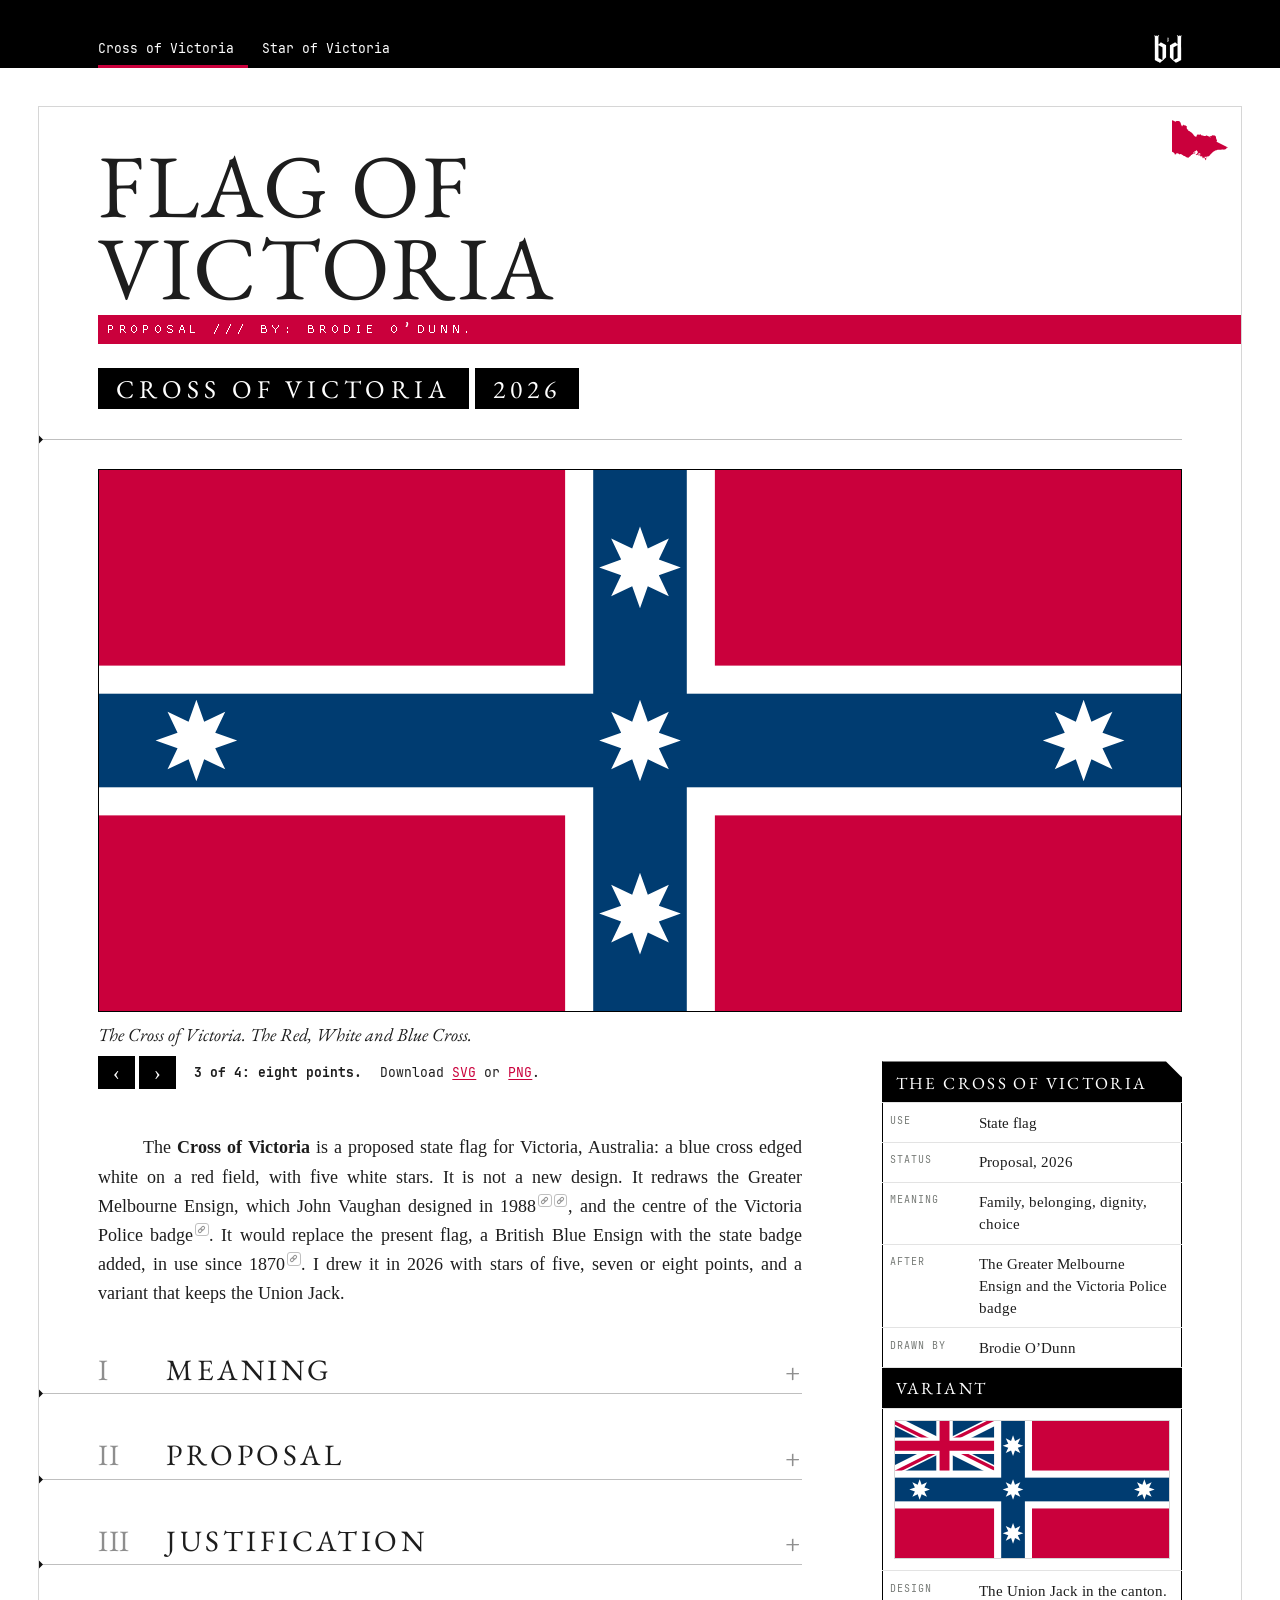
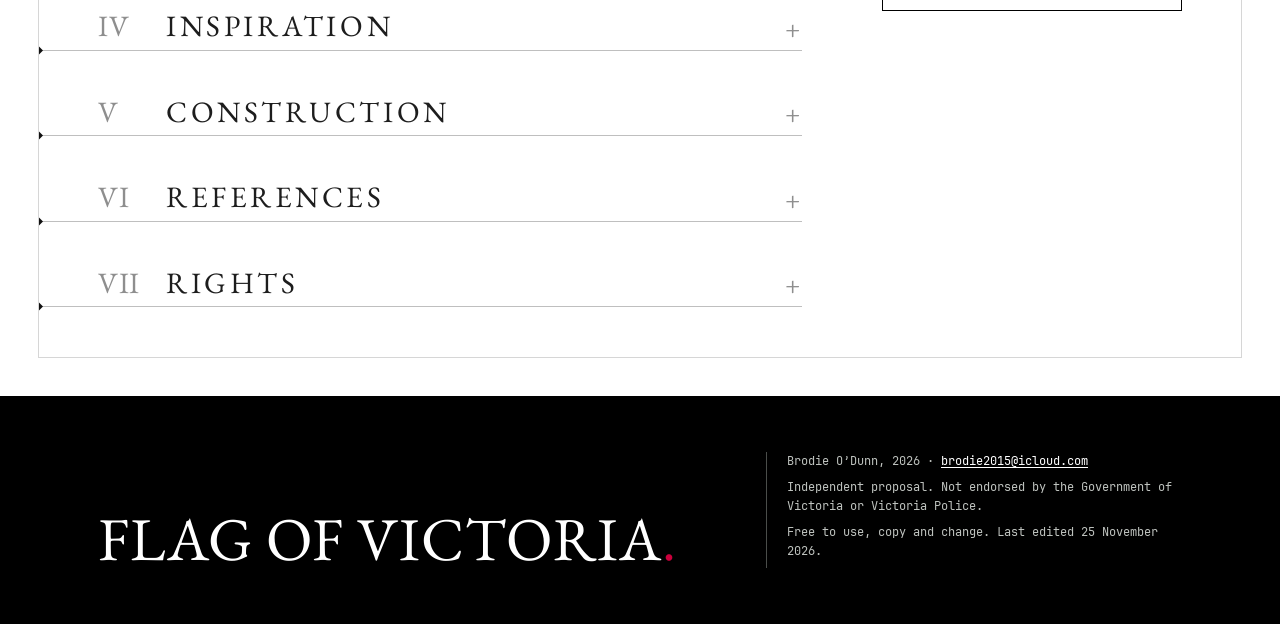
<file: index.html>
<!DOCTYPE html>
<html lang="en-AU">
<head>
<meta charset="utf-8">
<meta name="viewport" content="width=device-width, initial-scale=1">
<title>Cross of Victoria: Victorian state flag proposal</title>
<meta name="description" content="The Cross of Victoria, a proposed state flag for Victoria, Australia, drawn by Brodie O&#39;Dunn after John Vaughan&#39;s Greater Melbourne Ensign: a red field with a blue cross edged white and five white stars, with a variant carrying the Union Jack.">
<meta name="author" content="Brodie O&#39;Dunn">
<link rel="icon" type="image/svg+xml" href="flags/Victoria_Flag_proposal_CV_EP.svg">
<meta property="og:type" content="article">
<meta property="og:title" content="Cross of Victoria: Victorian state flag proposal">
<meta property="og:description" content="A proposed state flag for Victoria, Australia: a red field with a blue cross edged white and five white stars, with a variant carrying the Union Jack.">
<meta property="og:locale" content="en_AU">
<meta name="twitter:card" content="summary_large_image">
<link rel="canonical" href="https://flagofvictoria.github.io/">
<meta property="og:url" content="https://flagofvictoria.github.io/">
<meta property="og:site_name" content="Flag of Victoria">
<meta property="og:image" content="https://flagofvictoria.github.io/flags/Victoria_Flag_proposal_CV_EP.png">
<meta property="og:image:type" content="image/png">
<meta property="og:image:width" content="2400">
<meta property="og:image:height" content="1200">
<meta property="og:image:alt" content="The Cross of Victoria: a blue cross edged white on a red field, with five white stars">
<script type="application/ld+json">
{
 "@context": "https://schema.org",
 "@type": "WebPage",
 "name": "Cross of Victoria: Victorian state flag proposal",
 "url": "https://flagofvictoria.github.io/",
 "inLanguage": "en-AU",
 "description": "The Cross of Victoria, a proposed state flag for Victoria, Australia, drawn by Brodie O’Dunn after John Vaughan’s Greater Melbourne Ensign and the Victoria Police badge.",
 "author": {
  "@type": "Person",
  "name": "Brodie O’Dunn"
 },
 "isPartOf": {
  "@type": "WebSite",
  "name": "Flag of Victoria",
  "url": "https://flagofvictoria.github.io/"
 },
 "about": {
  "@type": "Thing",
  "name": "Flag of Victoria",
  "sameAs": "https://en.wikipedia.org/wiki/Flag_of_Victoria_(state)"
 },
 "primaryImageOfPage": {
  "@type": "ImageObject",
  "contentUrl": "https://flagofvictoria.github.io/flags/Victoria_Flag_proposal_CV_EP.png",
  "width": 2400,
  "height": 1200,
  "caption": "The Cross of Victoria: a blue cross edged white on a red field, with five white stars",
  "creator": {
   "@type": "Person",
   "name": "Brodie O’Dunn"
  },
  "creditText": "Brodie O’Dunn, after John Vaughan’s Greater Melbourne Ensign"
 }
}
</script>
<link rel="preload" href="assets/fonts/tinos-400.woff2" as="font" type="font/woff2" crossorigin>
<link rel="preload" href="assets/fonts/proggy-clean.woff2" as="font" type="font/woff2" crossorigin>
<link rel="stylesheet" href="assets/style.css">
</head>
<body><a class="skip" href="#proposal">Skip to the proposal</a>
<div class="topband"><div class="wrap">
<nav class="tabs" aria-label="The two proposals"><a href="./" aria-current="page">Cross of Victoria</a><a href="star">Star of Victoria</a></nav>
<div class="brand"><img src="assets/bgd.svg" width="124" height="124" alt="bgd, the monogram of Brodie O&rsquo;Dunn"></div>
</div></div>
<div class="page">
<div class="wrap">
<header class="mast">
  <div class="mast-text">
    <div class="title-row">
      <div>
        <h1>Flag of Victoria</h1>
        <p class="bar-red">Proposal /// By: Brodie O&rsquo;Dunn.</p>
      </div>
    </div>
    <p class="bars"><span>Cross of Victoria</span><span>2026</span></p>
  </div>
  <figure class="vicmap">
    <svg viewBox="0 0 719.2 515.9" role="img" aria-labelledby="vicmap-t"><title id="vicmap-t">Victoria</title><path class="land" d="M719.2 352.4L717.7 354.4L713.1 356.2L703.7 357.0L704.7 356.1L704.3 354.9L705.3 353.3L704.9 352.4L704.0 352.6L703.2 354.3L698.9 352.9L702.4 358.0L702.7 359.8L702.0 361.1L699.5 363.4L698.4 366.2L695.7 370.5L694.8 371.4L690.7 372.4L689.1 374.8L684.0 376.0L682.5 376.9L680.8 379.7L668.8 380.0L665.4 381.2L663.3 383.7L662.4 382.4L662.2 380.6L661.8 380.3L655.4 380.4L653.7 380.0L652.4 378.9L648.9 380.3L637.1 380.3L633.7 381.0L624.5 381.2L622.8 381.7L619.5 383.7L609.9 382.5L586.1 383.7L572.1 387.1L555.0 393.2L542.3 399.9L528.9 409.4L513.4 423.4L496.2 441.1L488.4 448.6L480.5 458.6L472.6 465.2L469.6 469.9L468.7 469.6L468.4 468.6L469.6 467.3L468.3 466.8L457.0 469.4L453.2 469.0L451.3 469.3L447.8 471.7L442.2 471.4L438.6 472.4L436.5 473.3L434.8 475.3L433.2 474.0L431.3 471.4L429.9 470.9L422.4 471.5L421.0 471.9L419.8 472.8L416.5 477.0L419.2 479.7L420.9 483.2L423.0 483.4L423.2 487.7L423.5 488.7L424.7 489.3L424.1 491.3L424.8 492.3L426.1 492.5L427.4 492.0L430.3 488.2L431.8 487.2L434.1 487.2L434.8 486.9L435.2 486.0L435.6 483.2L436.5 481.5L437.7 480.4L439.0 480.5L440.0 482.4L439.5 483.7L439.4 488.3L440.5 491.4L440.5 493.8L438.2 496.3L436.7 503.4L437.5 504.4L439.2 503.7L440.6 507.8L440.1 508.5L437.8 509.2L436.6 510.3L437.0 512.2L436.7 514.0L435.9 515.0L434.7 515.7L433.4 515.9L429.9 514.2L428.8 513.2L428.0 511.9L427.7 510.3L429.2 509.1L429.7 507.8L429.1 506.9L425.8 505.1L425.0 504.2L423.0 501.0L422.0 495.3L416.5 488.2L409.3 483.3L403.3 484.5L402.6 486.0L402.2 491.0L397.1 492.2L395.6 492.0L393.7 484.3L390.4 477.3L387.7 473.1L383.4 468.8L382.6 467.3L384.8 468.2L388.0 471.0L390.2 471.4L388.6 468.3L386.7 466.4L384.2 465.4L380.6 465.2L377.9 466.0L373.2 469.1L370.0 469.4L367.7 467.5L364.4 460.7L363.1 459.2L357.9 456.4L351.9 455.0L351.9 454.4L355.6 452.9L356.7 451.6L355.7 450.2L356.5 448.9L356.8 447.3L356.5 445.6L355.7 444.0L358.2 442.7L360.6 444.0L362.5 443.8L364.5 441.3L366.6 439.9L366.4 438.2L365.2 436.6L363.3 435.3L363.9 432.4L360.1 425.8L359.2 424.8L357.9 424.2L356.4 424.0L352.7 424.8L349.7 424.8L348.2 426.1L345.8 424.5L343.8 424.7L342.5 425.5L343.2 426.9L341.2 429.5L340.6 432.0L338.9 432.8L338.2 433.8L338.3 434.9L339.5 436.4L339.9 437.6L340.4 442.7L333.0 441.4L331.1 442.0L329.5 445.0L326.9 445.9L326.1 447.0L325.1 449.6L325.7 450.2L324.1 450.7L318.5 451.2L317.7 452.4L315.8 451.7L313.0 449.6L300.4 436.5L299.0 435.6L296.3 434.7L296.0 433.7L296.3 433.0L297.6 434.0L300.4 434.5L302.0 435.6L304.8 438.6L306.4 439.3L310.1 439.2L313.6 438.6L318.3 436.1L320.7 435.5L321.9 433.7L321.4 431.8L324.0 429.6L325.1 426.2L327.9 422.0L331.6 417.3L332.4 414.0L332.1 410.2L330.9 406.5L328.9 403.7L325.7 402.3L324.2 401.0L322.3 397.4L320.7 391.3L319.1 389.5L316.9 388.1L315.0 388.3L314.7 391.3L309.5 390.7L308.1 391.2L306.5 395.4L304.4 396.8L301.8 397.5L300.8 398.1L295.9 403.1L286.8 406.1L284.6 408.5L284.0 409.8L284.4 411.8L283.5 412.5L282.0 412.2L280.7 411.1L278.5 412.0L273.8 412.0L272.0 413.2L271.2 416.0L272.7 417.1L276.9 417.3L284.0 419.2L286.8 418.7L288.7 417.7L294.4 413.8L298.5 416.0L300.1 417.8L299.3 422.8L297.2 423.5L295.8 425.2L294.4 427.5L294.4 429.9L291.1 430.6L284.6 430.4L282.3 431.6L281.3 431.7L277.7 430.4L274.3 431.5L267.0 437.0L262.9 440.9L262.1 441.5L259.4 442.0L257.2 444.8L253.1 446.1L251.5 448.2L247.9 448.9L246.4 449.9L242.2 454.7L242.2 457.0L241.6 458.1L240.6 458.9L237.5 459.9L234.7 465.7L232.6 467.0L229.8 470.5L218.6 474.2L215.6 480.4L214.0 480.4L211.1 482.0L208.1 485.6L206.8 486.7L205.2 487.2L203.7 486.4L199.6 482.8L198.4 481.0L190.9 477.2L189.1 477.0L181.6 477.6L180.2 477.0L177.2 474.0L176.6 472.5L171.8 468.0L167.2 464.9L158.2 463.2L154.4 461.5L152.1 461.0L150.2 459.9L147.2 459.2L143.3 455.1L141.2 453.9L134.7 448.6L129.6 445.7L126.7 443.3L124.7 442.1L123.7 442.0L122.6 438.8L121.4 438.6L120.7 439.0L119.8 442.0L118.0 441.1L115.3 438.5L114.3 438.1L107.5 438.1L105.0 438.7L104.0 440.6L100.4 441.9L96.5 441.2L89.7 437.9L81.3 431.3L78.2 429.6L74.4 429.6L71.7 428.5L63.5 427.5L60.2 428.1L56.3 429.8L53.1 432.2L52.0 435.2L52.4 436.7L54.7 440.0L54.9 441.3L54.4 441.6L52.2 441.3L50.7 440.6L48.4 442.7L47.2 445.3L46.0 444.8L43.2 440.0L41.2 439.0L38.5 438.6L37.3 438.9L36.4 441.6L35.4 442.0L34.1 441.5L32.2 440.0L33.9 437.2L34.6 435.0L33.9 432.0L32.6 430.5L19.7 418.7L13.4 414.1L0.1 407.3L0.0 0.0L1.6 1.4L4.6 6.5L6.3 7.6L13.3 7.8L15.3 8.3L17.8 10.3L19.1 10.3L20.9 9.1L21.9 9.0L23.9 10.1L25.5 11.9L27.4 12.8L29.0 15.8L33.9 14.7L39.3 18.3L43.4 18.6L44.1 19.0L44.9 22.2L46.2 23.2L48.0 22.7L50.9 18.4L55.8 14.1L59.0 12.4L62.4 11.7L64.2 12.1L67.9 14.0L69.8 14.4L73.5 14.4L76.6 13.0L79.3 13.8L84.5 12.6L86.6 13.0L88.7 15.0L90.0 18.4L92.8 17.1L94.5 17.2L95.6 17.6L98.4 20.6L101.3 20.5L102.4 23.2L103.2 28.6L104.3 29.4L106.9 33.1L110.0 35.6L113.0 34.9L114.2 35.2L115.0 37.0L112.7 41.7L112.2 43.8L112.2 45.8L113.3 54.7L114.0 56.0L119.1 60.5L119.9 61.7L119.9 64.8L120.2 65.7L122.0 67.9L124.2 73.3L124.2 76.4L125.4 77.9L126.9 78.8L131.1 79.5L132.4 80.9L133.8 80.1L133.9 79.2L133.0 77.5L132.9 75.0L135.2 74.7L137.4 74.9L138.0 74.4L138.5 72.6L137.9 70.3L139.0 67.9L139.7 63.4L140.5 61.7L145.6 59.6L146.4 59.9L147.8 61.7L150.8 63.4L151.5 66.6L152.8 69.3L156.1 67.2L157.1 67.2L160.9 70.4L162.0 68.2L163.4 68.6L166.4 70.6L173.7 71.3L180.0 74.7L180.9 75.7L183.8 76.7L184.9 80.6L186.1 80.5L187.4 79.6L188.6 79.8L191.1 82.0L190.4 84.9L191.0 88.0L190.8 88.9L189.4 90.4L189.9 93.8L188.8 97.6L189.7 102.0L190.3 108.0L191.4 112.1L193.0 115.9L194.9 119.2L195.8 120.2L199.1 122.3L206.1 123.9L207.4 124.7L208.8 126.3L209.4 128.1L209.6 131.9L208.4 134.3L209.2 136.6L214.4 140.3L221.0 141.5L224.4 143.2L225.8 145.0L228.4 145.9L230.9 148.4L234.2 150.5L240.7 153.7L242.1 156.9L243.8 157.7L247.4 158.3L250.2 160.0L254.3 166.4L256.6 169.3L259.1 170.3L259.7 171.4L262.4 173.8L264.3 176.2L268.1 176.8L270.4 179.1L272.2 182.8L276.0 192.7L278.4 196.1L281.6 197.3L290.4 208.0L291.7 208.9L295.1 209.2L296.7 209.7L298.6 212.4L300.1 212.5L300.4 214.1L301.4 214.9L303.5 215.0L307.0 214.5L311.9 209.7L313.3 209.0L318.6 211.3L320.1 211.1L321.0 209.5L320.3 207.4L317.7 203.9L316.8 201.9L317.2 200.1L319.1 196.7L319.8 190.8L321.5 188.8L322.8 188.1L331.7 186.5L339.5 186.5L345.4 188.3L348.8 189.0L352.1 188.6L358.1 185.3L361.5 184.3L364.9 184.3L367.8 185.7L381.6 197.8L384.9 199.4L388.4 199.7L393.7 198.1L395.4 197.8L397.1 198.0L398.7 199.1L399.8 202.0L400.6 202.8L406.9 203.1L409.7 204.7L414.7 205.1L416.5 205.6L419.2 206.9L419.7 205.3L421.4 204.9L423.2 204.9L426.0 206.0L431.5 206.6L432.7 206.1L436.4 199.7L437.3 199.2L439.7 200.1L442.2 198.7L445.5 200.7L451.8 200.7L452.9 201.4L455.5 204.5L457.0 205.6L462.4 206.0L463.5 208.0L466.9 208.3L469.6 211.1L472.1 210.1L476.3 212.9L478.3 213.1L479.7 210.8L482.2 210.4L485.4 212.1L484.9 215.2L485.1 218.7L485.9 220.9L490.3 225.5L497.5 223.4L496.9 222.3L493.6 222.1L491.4 221.1L490.5 220.3L489.3 218.2L488.2 211.7L489.6 208.7L492.6 205.3L493.3 205.4L495.0 207.3L496.5 207.8L499.0 207.5L503.5 206.3L506.3 206.6L509.0 209.0L509.6 207.6L510.6 202.2L512.3 199.3L514.4 197.3L517.5 197.3L520.4 196.0L521.9 196.2L523.3 197.2L524.4 198.6L524.9 200.4L526.3 201.0L535.5 197.3L537.3 195.7L538.8 195.3L541.0 196.0L551.4 201.2L554.5 201.9L556.0 204.9L556.9 205.6L561.4 207.3L561.8 208.4L561.0 212.8L561.6 214.4L564.5 216.5L565.3 218.6L564.2 225.1L565.1 226.1L567.9 235.5L568.0 236.8L566.5 240.2L567.1 242.3L571.3 246.0L572.1 247.2L572.6 250.1L573.6 251.8L573.7 257.6L574.6 259.0L577.5 259.9L578.8 263.0L578.8 266.5L578.1 268.6L571.5 280.2L574.5 281.2L579.0 281.5L719.2 352.4ZM452.0 477.0L453.3 476.6L454.7 477.0L454.0 478.2L448.5 478.3L446.5 481.0L445.0 481.1L441.5 479.2L440.3 478.0L439.6 476.1L441.1 475.9L444.6 477.0L450.0 476.0L452.0 477.0ZM348.9 452.3L349.5 452.4L349.7 453.7L350.9 456.2L350.9 457.5L350.2 458.5L349.7 457.1L347.6 455.3L345.5 453.9L343.1 453.3L340.4 453.7L338.5 455.0L336.1 453.7L331.1 454.4L331.7 453.3L337.1 448.1L338.2 447.5L344.4 446.5L345.9 446.9L347.5 448.2L346.4 448.9L347.5 450.9L347.2 451.7L347.4 452.1L348.9 452.3ZM357.4 433.0L359.1 434.2L361.6 437.9L361.1 438.3L355.2 439.3L352.2 442.9L350.3 444.2L348.0 443.4L344.7 441.6L344.4 439.3L343.6 437.2L345.9 433.8L345.3 432.4L345.9 431.0L346.6 430.9L348.0 432.4L351.2 433.7L352.4 433.8L356.0 432.9L357.4 433.0Z"/></svg>
  </figure>
</header>
<div class="stage">
  <div class="hero" id="hero" tabindex="0" role="region" aria-roledescription="carousel"
       aria-label="The four versions. Use the arrow keys or the arrow buttons to step through them.">
    <img class="flag" id="heroImg" src="flags/Victoria_Flag_proposal_CV_EP.svg" width="1200" height="600"
         alt="The Cross of Victoria: a blue cross edged white on a red field, with five white eight-pointed stars, one at the crossing and one near the end of each arm">
  </div>
  <p class="herocap"><span class="name">The Cross of Victoria. The Red, White and Blue Cross.</span>
    <span class="navbtns"><button class="navbtn prev" type="button" aria-label="Previous version" aria-controls="heroImg" hidden>&lsaquo;</button><button class="navbtn next" type="button" aria-label="Next version" aria-controls="heroImg" hidden>&rsaquo;</button></span>
    <span id="heroWhich" aria-live="polite">3 of 4: eight points.</span>
    <span>Download <a id="dlSvg" href="flags/Victoria_Flag_proposal_CV_EP.svg" download>SVG</a>
    or <a id="dlPng" href="flags/Victoria_Flag_proposal_CV_EP.png" download>PNG</a>.</span></p>
</div>

<div class="layout">
<aside class="rail">
<div class="stick">
<table class="infobox" aria-label="Summary">
  <tr><th class="ib-head" colspan="2" scope="col">The Cross of Victoria</th></tr>
  <tr><th scope="row">Use</th><td>State flag</td></tr>
  <tr><th scope="row">Status</th><td>Proposal, 2026</td></tr>
  <tr><th scope="row">Meaning</th><td>Family, belonging, dignity, choice</td></tr>
  <tr><th scope="row">After</th><td>The Greater Melbourne Ensign and the Victoria Police badge</td></tr>
  <tr><th scope="row">Drawn by</th><td>Brodie O&rsquo;Dunn</td></tr>
  <tr><th class="ib-sec" scope="col" colspan="2">Variant</th></tr>
  <tr><td class="ib-img" colspan="2"><img src="flags/Victoria_Flag_proposal_CV_UK.svg" width="2400" height="1200"
    alt="The variant: the Union Jack, drawn in the flag's own crimson and blue, in the upper corner next to the pole, with a blue cross edged white set toward the pole and five white eight-pointed stars on a red field"></td></tr>
  <tr><th scope="row">Design</th><td>The Union Jack in the canton.</td></tr>
</table>
</div>
</aside>
<main>

<p>The <b>Cross of Victoria</b> is a proposed state flag for Victoria, Australia: a blue cross edged
white on a red field, with five white stars. It is not a new design. It redraws the Greater Melbourne
Ensign, which John Vaughan designed in <span class="cw">1988&#8288;<a class="cite cite-cont" href="#bib-australiana"><span class="cite-t">Australiana Flags, n.d.</span></a>&#8288;<a class="cite cite-more" href="#bib-fotw-melb"><span class="cite-t">Flags of the World, 2026</span></a></span>, and the centre of the Victoria Police <span class="cw">badge&#8288;<a class="cite" href="#bib-fotw-police"><span class="cite-t">Flags of the World, 2016</span></a></span>.
It would replace the present flag, a British Blue Ensign with the state badge added, in use since
<span class="cw">1870&#8288;<a class="cite" href="#bib-dpc"><span class="cite-t">Department of Premier and Cabinet [DPC], 2024</span></a></span>. I drew it in 2026 with stars of five, seven or eight points, and a variant that keeps the
Union Jack.</p>

<section aria-labelledby="meaning">
  <details class="fold">
  <summary><h2 id="meaning">Meaning</h2></summary>
  <div class="fold-body">
  <p>I believe a flag should say something about the people who fly it. Mine names four things people need:
  family, a group to belong to, dignity, and the power to choose their own way. Each part of the flag
  carries one of them.</p>

  <h3><span class="sw sw-cross"></span>The cross</h3>
  <p>Two lines meet at the centre, as two families meet when a household begins. From there the arms
  run out four ways, the directions a life can take.</p>

  <h3><span class="sw" style="background:#CA003C"></span>Red, for family</h3>
  <p>Red stands for family, the reason each of us exists. The cross cuts the red into four quarters:
  mother, father, son and daughter.</p>

  <h3><span class="sw sw-white" style="background:#FFFFFF"></span>White, for belonging</h3>
  <p>White stands for belonging: peace and unity among friends, neighbours and the wider group. It
  edges the cross and holds the red and the blue together.</p>

  <h3><span class="sw" style="background:#003C71"></span>Blue, for dignity</h3>
  <p>Blue stands for the world everyone shares: sky, sea and land. Everyone who lives under it deserves
  the same dignity and respect. Blue is also Victoria&rsquo;s state colour, Pantone <span class="cw">541&#8288;<a class="cite" href="#bib-pmc-nd"><span class="cite-t">Department of the Prime Minister and Cabinet [PM&amp;C], n.d.</span></a></span>.</p>

  <h3><span class="sw sw-star8"></span>Stars, for choice</h3>
  <p>The stars stand for choice: the power to run your own life, and to protect yourself and the
  people you love. Their points face every way, because a person can go in any direction. There are
  five, for the stages of a life: infant, youth, adult, elder and ancestor.</p>
  </div>
  </details>
</section>

<section aria-labelledby="proposal">
  <details class="fold">
  <summary><h2 id="proposal">Proposal</h2></summary>
  <div class="fold-body">


  <p>The flag comes in three versions that differ only in their stars. Five points follow the Victoria
  Police badge, where the design began. Seven follow the Australian National <span class="cw">Flag&#8288;<a class="cite" href="#bib-pmc-2022"><span class="cite-t">Department of the Prime Minister and Cabinet [PM&amp;C], 2022, p.&nbsp;65</span></a></span>. Eight follow
  the Greater Melbourne Ensign, the Federation Flag and the Eureka Flag, and eight is the version I
  prefer.</p>

  <p>I also drew a variant with the Union Jack in the canton, as on the Federation Flag. It suits
  Victorians who want a new flag while Australia keeps the Crown. I offer it as a step between the
  present flag and this one.</p>

  <div class="gallery wide">
    <figure class="thumb">
      <img class="flag" src="flags/Victoria_Flag_proposal_CV_FP.svg" width="1200" height="600" loading="lazy"
        alt="The cross with five white five-pointed stars, one at the crossing and one near the end of each arm">
      <figcaption>
        <p><b>Five points.</b></p>
        <p class="dl"><a href="flags/Victoria_Flag_proposal_CV_FP.svg" download>SVG</a>
          &middot; <a href="flags/Victoria_Flag_proposal_CV_FP.png" download>PNG</a></p>
      </figcaption>
    </figure>
    <figure class="thumb">
      <img class="flag" src="flags/Victoria_Flag_proposal_CV_SP.svg" width="1200" height="600" loading="lazy"
        alt="The cross with five white seven-pointed stars, one at the crossing and one near the end of each arm">
      <figcaption>
        <p><b>Seven points.</b></p>
        <p class="dl"><a href="flags/Victoria_Flag_proposal_CV_SP.svg" download>SVG</a>
          &middot; <a href="flags/Victoria_Flag_proposal_CV_SP.png" download>PNG</a></p>
      </figcaption>
    </figure>
    <figure class="thumb">
      <img class="flag" src="flags/Victoria_Flag_proposal_CV_EP.svg" width="1200" height="600" loading="lazy"
        alt="The cross with five white eight-pointed stars, one at the crossing and one near the end of each arm">
      <figcaption>
        <p><b>Eight points.</b> Preferred.</p>
        <p class="dl"><a href="flags/Victoria_Flag_proposal_CV_EP.svg" download>SVG</a>
          &middot; <a href="flags/Victoria_Flag_proposal_CV_EP.png" download>PNG</a></p>
      </figcaption>
    </figure>
  </div>
  <figure class="thumb variant-render wide">
    <a class="full" href="flags/Victoria_Flag_proposal_CV_EP_mockup.jpg"><img src="flags/Victoria_Flag_proposal_CV_EP_mockup.jpg"
      width="1800" height="1200" loading="lazy"
      alt="The eight-pointed version flying from an aluminium flagpole against a blue sky with white clouds"></a>
    <figcaption>Blender.</figcaption>
  </figure>
  </div>
  </details>
</section>

<section aria-labelledby="justification">
  <details class="fold">
  <summary><h2 id="justification">Justification</h2></summary>
  <div class="fold-body">

  <p>I did not set out to invent a flag. The Cross of Victoria continues a design that Victoria
  already has, on the Greater Melbourne Ensign and on the badge of Victoria Police. I have redrawn it for
  the whole state. I share the credit with John Vaughan, who designed the <span class="cw">ensign&#8288;<a class="cite" href="#bib-fotw-melb"><span class="cite-t">Flags of the World, 2026</span></a></span>, and with Victoria
  <span class="cw">Police&#8288;<a class="cite" href="#bib-fotw-police"><span class="cite-t">Flags of the World, 2016</span></a></span>.</p>

  <p>Victoria needs a flag of its own because it shares the present one. That flag is the Blue Ensign, a
  British naval flag, with the state badge added. Britain set this pattern for every Australian colony
  in <span class="cw">1865&#8288;<a class="cite" href="#bib-dpc"><span class="cite-t">DPC, 2024</span></a></span>, and every state still flies it. Only the badge tells the six flags <span class="cw">apart&#8288;<a class="cite" href="#bib-pmc-2022"><span class="cite-t">PM&amp;C, 2022, p.&nbsp;46</span></a></span>. A flag
  common to all six says little about any one of them.</p>

  <p>My design began with the Victoria Police badge. Its centre is a blue cross edged white on red,
  with five white stars of five <span class="cw">points&#8288;<a class="cite" href="#bib-fotw-police"><span class="cite-t">Flags of the World, 2016</span></a></span>. I drew my first version from it. The badge
  showed me that the state already wears this cross.</p>

  <p>I then found the Greater Melbourne Ensign, which confirmed the choice. John Vaughan designed it
  in <span class="cw">1988&#8288;<a class="cite cite-cont" href="#bib-australiana"><span class="cite-t">Australiana Flags, n.d.</span></a>&#8288;<a class="cite cite-more" href="#bib-fotw-melb"><span class="cite-t">Flags of the World, 2026</span></a></span>. It places the five stars of the Southern Cross on a &ldquo;dark blue Eureka
  Stockade-style cross&rdquo;, edged white, on the red and white of <span class="cw">Melbourne&#8288;<a class="cite" href="#bib-australiana"><span class="cite-t">Australiana Flags, n.d.</span></a></span>. A ship,
  the <i>Lady Nelson</i>, fills the corner next to the pole. My version removes the ship and resets the
  colours and the proportions. The ensign&rsquo;s stars have eight <span class="cw">points&#8288;<a class="cite" href="#bib-fotw-melb"><span class="cite-t">Flags of the World, 2026</span></a></span>, and I now prefer eight. Two
  Victorian designs carry the same cross, so I kept it.</p>

  <p>Both designs continue an old pattern in Australian flags: stars on the cross of St George. As
  early as 1823 or 1824, a design put four stars on that red <span class="cw">cross&#8288;<a class="cite" href="#bib-pmc-2022"><span class="cite-t">PM&amp;C, 2022, p.&nbsp;60</span></a></span>. In 1831 Captain John
  Nicholson, Harbour Master of Sydney, drew five stars of eight points on &ldquo;a large dark blue St.
  George&rsquo;s <span class="cw">cross&rdquo;&#8288;<a class="cite" href="#bib-vaughan"><span class="cite-t">Vaughan, n.d.</span></a></span>. His flag served as the unofficial flag of Australia for 70 years and
  became known as the Australian Federation Flag. In 1854 the gold miners at Ballarat raised the Eureka
  Flag, a white cross on blue with five stars of eight <span class="cw">points&#8288;<a class="cite cite-cont" href="#bib-pmc-2022"><span class="cite-t">PM&amp;C, 2022</span></a>&#8288;<a class="cite cite-more" href="#bib-smith"><span class="cite-t">Smith, 2026</span></a></span>. The Southern Cross of the
  national flag has since overshadowed this pattern, and the Cross of Victoria returns to it.</p>

  <p>The colours come from Victoria as well. Red and white are the City of Melbourne&rsquo;s official
  <span class="cw">colours&#8288;<a class="cite" href="#bib-australiana"><span class="cite-t">Australiana Flags, n.d.</span></a></span>. Blue is the state <span class="cw">colour&#8288;<a class="cite" href="#bib-pmc-nd"><span class="cite-t">PM&amp;C, n.d.</span></a></span>. I keep all three: blue for the cross, white
  for its edge and red for the field.</p>

  <p>Modern guides to flag design prize the new, and I disagree with them. Ted Kaye&rsquo;s guide tells
  designers to &ldquo;avoid duplicating other flags&rdquo; and permits likeness only to show a <span class="cw">connection&#8288;<a class="cite" href="#bib-kaye"><span class="cite-t">Kaye, 2006</span></a></span>.
  I hold that likeness is no fault. England and Genoa fly the same cross of St George. Indonesia and Monaco fly almost the same flag, and Poland flies the
  same two colours the other way up. None is a lesser flag for it. A flag gets its worth from its
  history and from the people who use it, and this design has both.</p>

  <p>So the Cross of Victoria claims little for itself. Its cross and stars come from Vaughan&rsquo;s
  ensign and the police badge, and behind them from Eureka and the Federation Flag. My part is the
  redrawing: one set of colours, fixed measures, a choice of stars and no ship. Victoria could adopt
  it.</p>
  </div>
  </details>
</section>

<section aria-labelledby="inspiration">
  <details class="fold">
  <summary><h2 id="inspiration">Inspiration</h2></summary>
  <div class="fold-body">
  <div class="refx wide">
    <div class="refx-strip">
      <a class="refx-tile" title="Greater Melbourne Ensign" style="--ar:2" id="reftile-gme" href="#ref-gme" aria-controls="ref-gme"><span class="refx-media"><img loading="lazy" src="reference/greater-melbourne-ensign-diagram.svg" alt="Diagram of the Greater Melbourne Ensign: red, with a blue cross edged white carrying five white eight-pointed stars, and a white tall ship in the upper corner next to the pole"><span class="refx-name">Greater Melbourne Ensign</span><span class="refx-mark" aria-hidden="true"></span></span></a>
      <a class="refx-tile" title="Victoria Police" style="--ar:2" id="reftile-police" href="#ref-police" aria-controls="ref-police"><span class="refx-media"><img loading="lazy" src="reference/police-flag-diagram.svg" alt="Diagram of the Victoria Police flag: a blue ensign with the Union Jack in the canton and, in the fly, the centre of the police badge, a blue cross edged white on red with five white five-pointed stars"><span class="refx-name">Victoria Police</span><span class="refx-mark" aria-hidden="true"></span></span></a>
      <a class="refx-tile" title="Federation Flag" style="--ar:2" id="reftile-federation" href="#ref-federation" aria-controls="ref-federation"><span class="refx-media"><img loading="lazy" src="reference/1831-australian-federation-flag.svg" alt="The Australian Federation Flag of 1831: white with a blue cross carrying five white eight-pointed stars, and the Union Jack in the canton"><span class="refx-name">Federation Flag</span><span class="refx-mark" aria-hidden="true"></span></span></a>
    </div>
    <div class="refx-panels">
      <div class="refx-panel" id="ref-gme">
        <h4>Greater Melbourne Ensign <span class="yr">(1988)</span></h4>
        <p class="role">The design I have redrawn.</p>
        <p>John Vaughan designed it in <span class="cw">1988&#8288;<a class="cite cite-cont" href="#bib-australiana"><span class="cite-t">Australiana Flags, n.d.</span></a>&#8288;<a class="cite cite-more" href="#bib-fotw-melb"><span class="cite-t">Flags of the World, 2026</span></a></span>. It sets the five stars of the Southern Cross on a blue cross
        edged white. Its red and white are the colours of the City of Melbourne, and the sailing ship <i>Lady Nelson</i> fills the
        <span class="cw">corner&#8288;<a class="cite" href="#bib-australiana"><span class="cite-t">Australiana Flags, n.d.</span></a></span>.</p>
        <p class="src">Diagram drawn from the published description, for comparison.</p>
      </div>
      <div class="refx-panel" id="ref-police">
        <h4>Victoria Police <span class="yr">(current)</span></h4>
        <p class="role">The same cross, on the state&rsquo;s own badge.</p>
        <p>The force flies a blue ensign with its badge in the fly. The centre of the badge is a disc with
        a blue cross edged white on red, holding five white five-pointed <span class="cw">stars&#8288;<a class="cite" href="#bib-fotw-police"><span class="cite-t">Flags of the World, 2016</span></a></span>.</p>
        <p class="src">Diagram: the badge centre drawn in place on the ensign, from that description. The full
        crest is on the <a href="https://www.police.vic.gov.au/">Victoria Police website</a>. Not authorised
        by, endorsed by or connected with Victoria Police.</p>
      </div>
      <div class="refx-panel" id="ref-federation">
        <h4>Australian Federation Flag <span class="yr">(1831)</span></h4>
        <p class="role">The older pattern: a cross with five stars.</p>
        <p>Captain John Nicholson, Harbour Master of Sydney, drew it on a chart dated 31&nbsp;December <span class="cw">1831&#8288;<a class="cite" href="#bib-vaughan"><span class="cite-t">Vaughan, n.d.</span></a></span>.
        It was a popular symbol of the federation movement in the 1880s and <span class="cw">1890s&#8288;<a class="cite" href="#bib-pmc-2022"><span class="cite-t">PM&amp;C, 2022, p.&nbsp;62</span></a></span>. Prime Minister
        Edmund Barton put it forward in 1902 as an alternative national flag. Its Union Jack
        in the canton returns in the variant.</p>
        <p class="src"><a href="https://commons.wikimedia.org/wiki/File:Australian_Federation_Flag.svg">Image</a>
        by User:Martyman, <a href="https://creativecommons.org/licenses/by-sa/3.0/">CC BY-SA 3.0</a></p>
      </div>
    </div>
  </div>
  </div>
  </details>
</section>

<section aria-labelledby="construction">
  <details class="fold">
  <summary><h2 id="construction">Construction</h2></summary>
  <div class="fold-body">
  <p>The construction sheet gives every measure needed to draw the flag.</p>

  <figure class="thumb wide sheet">
    <img src="flags/Victoria_Flag_proposal_CV_construction_sheet.png" width="1760" height="1900" loading="lazy"
      alt="Construction sheet for the eight-pointed version: the flag drawn in greys on a grid of dashed guides, with the measures lettered A to H, ruler ticks along the head and hoist, an enlarged eight-pointed star with its angle, the three colour swatches and a table of standard proportions">
    <figcaption>Construction sheet.
      <a href="flags/Victoria_Flag_proposal_CV_construction_sheet.svg" download>SVG</a>
      &middot; <a href="flags/Victoria_Flag_proposal_CV_construction_sheet.png" download>PNG</a></figcaption>
  </figure>

  <table class="spec">
    <caption>Specification</caption>
    <tr><th scope="row">Proportion</th><td>1:2, height to length</td></tr>
    <tr><th scope="row">Cross</th><td>Blue, edged white, centred, reaching all four edges. The blue arm is 17.3% of
      the height. The white edge is 30% of the arm on each side.</td></tr>
    <tr><th scope="row">Stars</th><td>Five, white, one point up: one at the crossing and one on each arm, centred 18%
      of the height in from the edge. Each is 87.2% of the arm wide.</td></tr>
    <tr><th scope="row">Points</th><td>Eight, inner radius 1/2 of the outer. Options: five (0.382) or seven (4/9).</td></tr>
    <tr><th scope="row">Colours</th><td><span class="sw" style="background:#CA003C"></span>#CA003C
      &nbsp; <span class="sw" style="background:#003C71"></span>#003C71, Pantone 541&nbsp;C
      &nbsp; <span class="sw sw-white" style="background:#FFFFFF"></span>#FFFFFF</td></tr>
    <tr><th scope="row">Union Jack variant</th><td>The Union Jack at 1:2 fills the upper corner next to the pole, in
      the flag&rsquo;s own colours. The upright arm moves to 43.1% of the length from the pole.</td></tr>
    <tr><th scope="row">Making</th><td>The reverse is a mirror image. Heading 3 to 5% of the length.</td></tr>
  </table>

  <p>The white edge follows an old rule of heraldry: &ldquo;colour cannot be placed upon colour, nor metal
  upon <span class="cw">metal&rdquo;&#8288;<a class="cite" href="#bib-foxdavies"><span class="cite-t">Fox-Davies, 1909, p.&nbsp;85</span></a></span>. Red and blue are colours and white stands for the metal silver, so white must
  part them. Contrast gives the same answer. Red on this blue measures 1.90:1, below the 3:1 that web
  accessibility guidelines ask of a <span class="cw">graphic&#8288;<a class="cite" href="#bib-w3c"><span class="cite-t">World Wide Web Consortium [W3C], 2018</span></a></span>. White measures 11.14:1 on the blue and 5.87:1
  on the red.</p>
  </div>
  </details>
</section>

<section aria-labelledby="references">
  <details class="fold">
  <summary><h2 id="references">References</h2></summary>
  <div class="fold-body">
  <ul class="reflist">
    <li id="bib-australiana">Australiana Flags. (n.d.). <i>Greater Melbourne Ensign 1988</i>. <a href="https://australianaflags.com.au/flags/greater-melbourne-ensign-1988/">https://australianaflags.com.au/flags/greater-melbourne-ensign-1988/</a></li>
    <li id="bib-dpc">Department of Premier and Cabinet. (2024, August 26). <i>About the Victorian flag</i>. Victorian Government. <a href="https://www.vic.gov.au/about-victorian-flag">https://www.vic.gov.au/about-victorian-flag</a></li>
    <li id="bib-pmc-nd">Department of the Prime Minister and Cabinet. (n.d.). Symbols of Victoria. In <i>Australian symbols</i>. <a href="https://www.pmc.gov.au/resources/australian-symbols-booklet/state-and-territory-symbols/symbols-victoria">https://www.pmc.gov.au/resources/australian-symbols-booklet/state-and-territory-symbols/symbols-victoria</a></li>
    <li id="bib-pmc-2022">Department of the Prime Minister and Cabinet. (2022). <i>Australian flags</i> (3rd ed.). Commonwealth of Australia. <a href="https://www.pmc.gov.au/sites/default/files/resource/download/australian-flags-booklet-2024-11-18.pdf">https://www.pmc.gov.au/sites/default/files/resource/download/australian-flags-booklet-2024-11-18.pdf</a></li>
    <li id="bib-fotw-police">Flags of the World. (2016, February 27). <i>Victoria Police (Australia)</i>. <a href="https://www.crwflags.com/fotw/flags/au_vicp.html">https://www.crwflags.com/fotw/flags/au_vicp.html</a></li>
    <li id="bib-fotw-melb">Flags of the World. (2026, August 8). <i>City of Melbourne (Victoria, Australia)</i>. <a href="https://www.crwflags.com/fotw/flags/au-vi-me.html">https://www.crwflags.com/fotw/flags/au-vi-me.html</a></li>
    <li id="bib-foxdavies">Fox-Davies, A. C. (1909). <i>A complete guide to heraldry</i>. T. C. &amp; E. C. Jack. <a href="https://www.gutenberg.org/ebooks/41617">https://www.gutenberg.org/ebooks/41617</a></li>
    <li id="bib-kaye">Kaye, T. (2006). <i>&ldquo;Good&rdquo; flag, &ldquo;bad&rdquo; flag: How to design a great flag</i>. North American Vexillological Association. <a href="https://nava.org/good-flag-bad-flag">https://nava.org/good-flag-bad-flag</a></li>
    <li id="bib-smith">Smith, W. (2026, August 29). Flag of Australia. In <i>Encyclopaedia Britannica</i>. <a href="https://www.britannica.com/print/article/1354967">https://www.britannica.com/print/article/1354967</a></li>
    <li id="bib-vaughan">Vaughan, J. C. (n.d.). <i>Flags of Australia</i>. F&eacute;d&eacute;ration internationale des associations vexillologiques. <a href="https://fiav.org/wp-content/uploads/2021/04/13-11-Vaughan-FlagsOfAustralia.pdf">https://fiav.org/wp-content/uploads/2021/04/13-11-Vaughan-FlagsOfAustralia.pdf</a></li>
    <li id="bib-vicpol">Victoria Police. (n.d.). <i>Disclaimer and copyright</i>. <a href="https://www.police.vic.gov.au/disclaimer">https://www.police.vic.gov.au/disclaimer</a></li>
    <li id="bib-w3c">World Wide Web Consortium. (2018). <i>Web content accessibility guidelines (WCAG) 2.1</i>. <a href="https://www.w3.org/TR/WCAG21/">https://www.w3.org/TR/WCAG21/</a></li>
  </ul>
  </div>
  </details>
</section>

<section aria-labelledby="rights">
  <details class="fold">
  <summary><h2 id="rights">Rights</h2></summary>
  <div class="fold-body">
  <p>The Cross of Victoria is free for anyone to use, copy and change. I claim no ownership of the
  design. It comes from John Vaughan&rsquo;s Greater Melbourne Ensign and from the Victoria Police badge,
  and I thank both. Neither has endorsed this proposal, and nor has the Government of Victoria.</p>
  <p>The Victoria Police crest is a registered trade mark of the State of <span class="cw">Victoria&#8288;<a class="cite" href="#bib-vicpol"><span class="cite-t">Victoria Police, n.d.</span></a></span>, so this
  site shows only my own diagram of it. Other images and typefaces keep their makers&rsquo; licences.
  Questions: <a href="mailto:brodie2015@icloud.com">brodie2015@icloud.com</a>.</p>
  </div>
  </details>
</section>
</main>
</div>
</div>
</div>

<footer class="foot">
  <div class="wrap">
    <p class="foot-title">Flag of Victoria<span class="stop">.</span></p>
    <div class="foot-meta">
      <p>Brodie O&rsquo;Dunn, 2026 &middot; <a href="mailto:brodie2015@icloud.com">brodie2015@icloud.com</a></p>
      <p>Independent proposal. Not endorsed by the Government of Victoria or Victoria Police.</p>
      <p>Free to use, copy and change. Last edited 25 November 2026.</p>
    </div>
  </div>
</footer>

<script>
/* The hero steps through the four proposals. Arrow keys act only while the hero has focus. */
(function(){
  var base = 'flags/Victoria_Flag_proposal_CV_';
  var F = [
    {f:'FP', n:'five points',
     a:'The cross with five white five-pointed stars, one at the crossing and one near the end of each arm'},
    {f:'SP', n:'seven points',
     a:'The cross with five white seven-pointed stars, one at the crossing and one near the end of each arm'},
    {f:'EP', n:'eight points',
     a:'The Cross of Victoria: a blue cross edged white on a red field, with five white eight-pointed stars, one at the crossing and one near the end of each arm'},
    {f:'UK', n:'with the Union Jack',
     a:'The variant: the Union Jack, drawn in the flag\'s own crimson and blue, in the upper corner next to the pole, a blue cross edged white set toward the pole, and five white eight-pointed stars on a red field'}
  ];
  var hero = document.getElementById('hero'),
      img = document.getElementById('heroImg'),
      lab = document.getElementById('heroWhich'),
      svg = document.getElementById('dlSvg'),
      png = document.getElementById('dlPng'),
      prev = document.querySelector('.herocap .navbtn.prev'),
      next = document.querySelector('.herocap .navbtn.next'),
      i = 2;
  if (!hero || !img || !lab || !svg || !png || !prev || !next) return;
  function show(n){
    i = (n + F.length) % F.length;
    var o = F[i];
    img.src = base + o.f + '.svg';
    img.alt = o.a;
    lab.textContent = (i + 1) + ' of ' + F.length + ': ' + o.n + '.';
    svg.href = base + o.f + '.svg';
    png.href = base + o.f + '.png';
  }
  prev.hidden = false; next.hidden = false;
  prev.addEventListener('click', function(){ show(i - 1); });
  next.addEventListener('click', function(){ show(i + 1); });
  hero.addEventListener('keydown', function(e){
    if (e.altKey || e.ctrlKey || e.metaKey || e.shiftKey) return;
    if (e.key === 'ArrowLeft')  { show(i - 1); e.preventDefault(); }
    if (e.key === 'ArrowRight') { show(i + 1); e.preventDefault(); }
  });
  show(i);
})();
</script>
<script>
/* Inspiration strip: each flag opens its notes below the strip, one at a time. Without the script
   every entry stays open. */
(function(){
  var box = document.querySelector('.refx'); if (!box) return;
  var tiles = [].slice.call(box.querySelectorAll('.refx-tile'));
  function panel(t){ return document.getElementById(t.getAttribute('aria-controls')); }
  function set(t, on){ t.setAttribute('aria-expanded', on ? 'true' : 'false'); panel(t).hidden = !on; }
  function toggle(t){ var on = t.getAttribute('aria-expanded') !== 'true';
    tiles.forEach(function(x){ set(x, on && x === t); }); }
  tiles.forEach(function(t){
    t.setAttribute('role', 'button'); set(t, false);
    t.addEventListener('click', function(e){ e.preventDefault(); toggle(t); });
    t.addEventListener('keydown', function(e){ if (e.key === ' ') { e.preventDefault(); toggle(t); } });
  });
  box.classList.add('js');
})();
</script>
<script>
/* Sections fold open from their heading. A link to anything inside a closed section (a contents
   entry, an in-text citation) opens it first; printing opens every section. */
(function(){
  var root = document.documentElement;
  function reveal(id){
    var el = id && document.getElementById(id); if (!el) return;
    root.classList.add('fold-now');                               /* open at once, so the scroll lands */
    for (var d = el.closest('details'); d; d = d.parentElement && d.parentElement.closest('details')) d.open = true;
    setTimeout(function(){ root.classList.remove('fold-now'); }, 400);
  }
  document.addEventListener('click', function(e){
    var a = e.target.closest && e.target.closest('a[href^="#"]'); if (!a || e.defaultPrevented) return;
    var id = decodeURIComponent(a.getAttribute('href').slice(1)), el = document.getElementById(id);
    if (!el || !el.closest('details:not([open])')) return;      /* nothing hidden: let the link work */
    e.preventDefault(); reveal(id);
    requestAnimationFrame(function(){ requestAnimationFrame(function(){
      if (location.hash === '#' + id) el.scrollIntoView({block: 'start'}); else location.hash = id;
    }); });
  });
  window.addEventListener('hashchange', function(){ reveal(decodeURIComponent(location.hash.slice(1))); });
  if (location.hash) reveal(decodeURIComponent(location.hash.slice(1)));
  window.addEventListener('beforeprint', function(){ document.querySelectorAll('details.fold').forEach(function(d){ d.open = true; }); });
  /* the rules end in a small diamond where they meet the inner border: measure that distance */
  var page = document.querySelector('.page'), main = document.querySelector('main');
  function toFrame(){
    if (!page || !main) return;
    var inset = parseFloat(getComputedStyle(page, '::before').left) || 0;
    root.style.setProperty('--to-frame', (main.getBoundingClientRect().left - page.getBoundingClientRect().left - inset) + 'px');
  }
  toFrame(); window.addEventListener('resize', toFrame);
})();
</script>
<script>
/* Citations: hover or focus on a link mark shows its source; a click opens the entry in the References. */
(function(){
  var card = document.createElement('div'), cur = null, t = null,
      hover = window.matchMedia && matchMedia('(hover: hover)').matches;
  card.className = 'cite-card'; card.id = 'cite-card'; card.setAttribute('role', 'tooltip'); card.hidden = true;
  document.body.appendChild(card);
  function show(a){
    var li = document.getElementById(a.getAttribute('href').slice(1)); if (!li) return;
    clearTimeout(t); if (cur && cur !== a) cur.classList.remove('on');
    card.innerHTML = '<span class="cc-in">' + a.querySelector('.cite-t').innerHTML + '</span>' + li.innerHTML;
    card.hidden = false; cur = a; a.classList.add('on'); a.setAttribute('aria-describedby', 'cite-card');
    var r = a.getBoundingClientRect(), w = card.offsetWidth, h = card.offsetHeight, m = 12;
    var x = Math.min(Math.max(r.left + r.width / 2 - w / 2, m), innerWidth - w - m);
    var y = r.top - h - 10; if (y < m) y = r.bottom + 10;
    card.style.left = (x + scrollX) + 'px'; card.style.top = (y + scrollY) + 'px';
  }
  function hide(now){
    clearTimeout(t);
    t = setTimeout(function(){
      card.hidden = true;
      if (cur) { cur.classList.remove('on'); cur.removeAttribute('aria-describedby'); cur = null; }
    }, now ? 0 : 180);
  }
  document.addEventListener('mouseover', function(e){
    if (!hover || !e.target.closest) return;
    var a = e.target.closest('a.cite');
    if (a) show(a); else if (e.target.closest('.cite-card')) clearTimeout(t);
  });
  document.addEventListener('mouseout', function(e){
    if (!hover || !e.target.closest) return;
    var from = e.target.closest('a.cite, .cite-card'), to = e.relatedTarget && e.relatedTarget.closest &&
               e.relatedTarget.closest('a.cite, .cite-card');
    if (from && !to) hide();
  });
  document.addEventListener('focusin', function(e){ var a = e.target.closest && e.target.closest('a.cite'); if (a) show(a); });
  document.addEventListener('focusout', function(e){ if (e.target.closest && e.target.closest('a.cite')) hide(); });
  document.addEventListener('click', function(e){ if (e.target.closest && e.target.closest('a.cite')) hide(true); });
  document.addEventListener('keydown', function(e){ if (e.key === 'Escape') hide(true); });
  addEventListener('scroll', function(){ if (!card.hidden && !card.matches(':hover')) hide(true); }, {passive: true});
})();
</script>
<script>
/* Opened from the folder on disk, the clean web addresses do not exist: link the files instead. */
if (location.protocol === 'file:') {
  document.querySelectorAll('a[href="./"]').forEach(function (a) { a.setAttribute('href', 'index.html'); });
  document.querySelectorAll('a[href="star"]').forEach(function (a) { a.setAttribute('href', 'star.html'); });
}
</script>
</body>
</html>
</file>
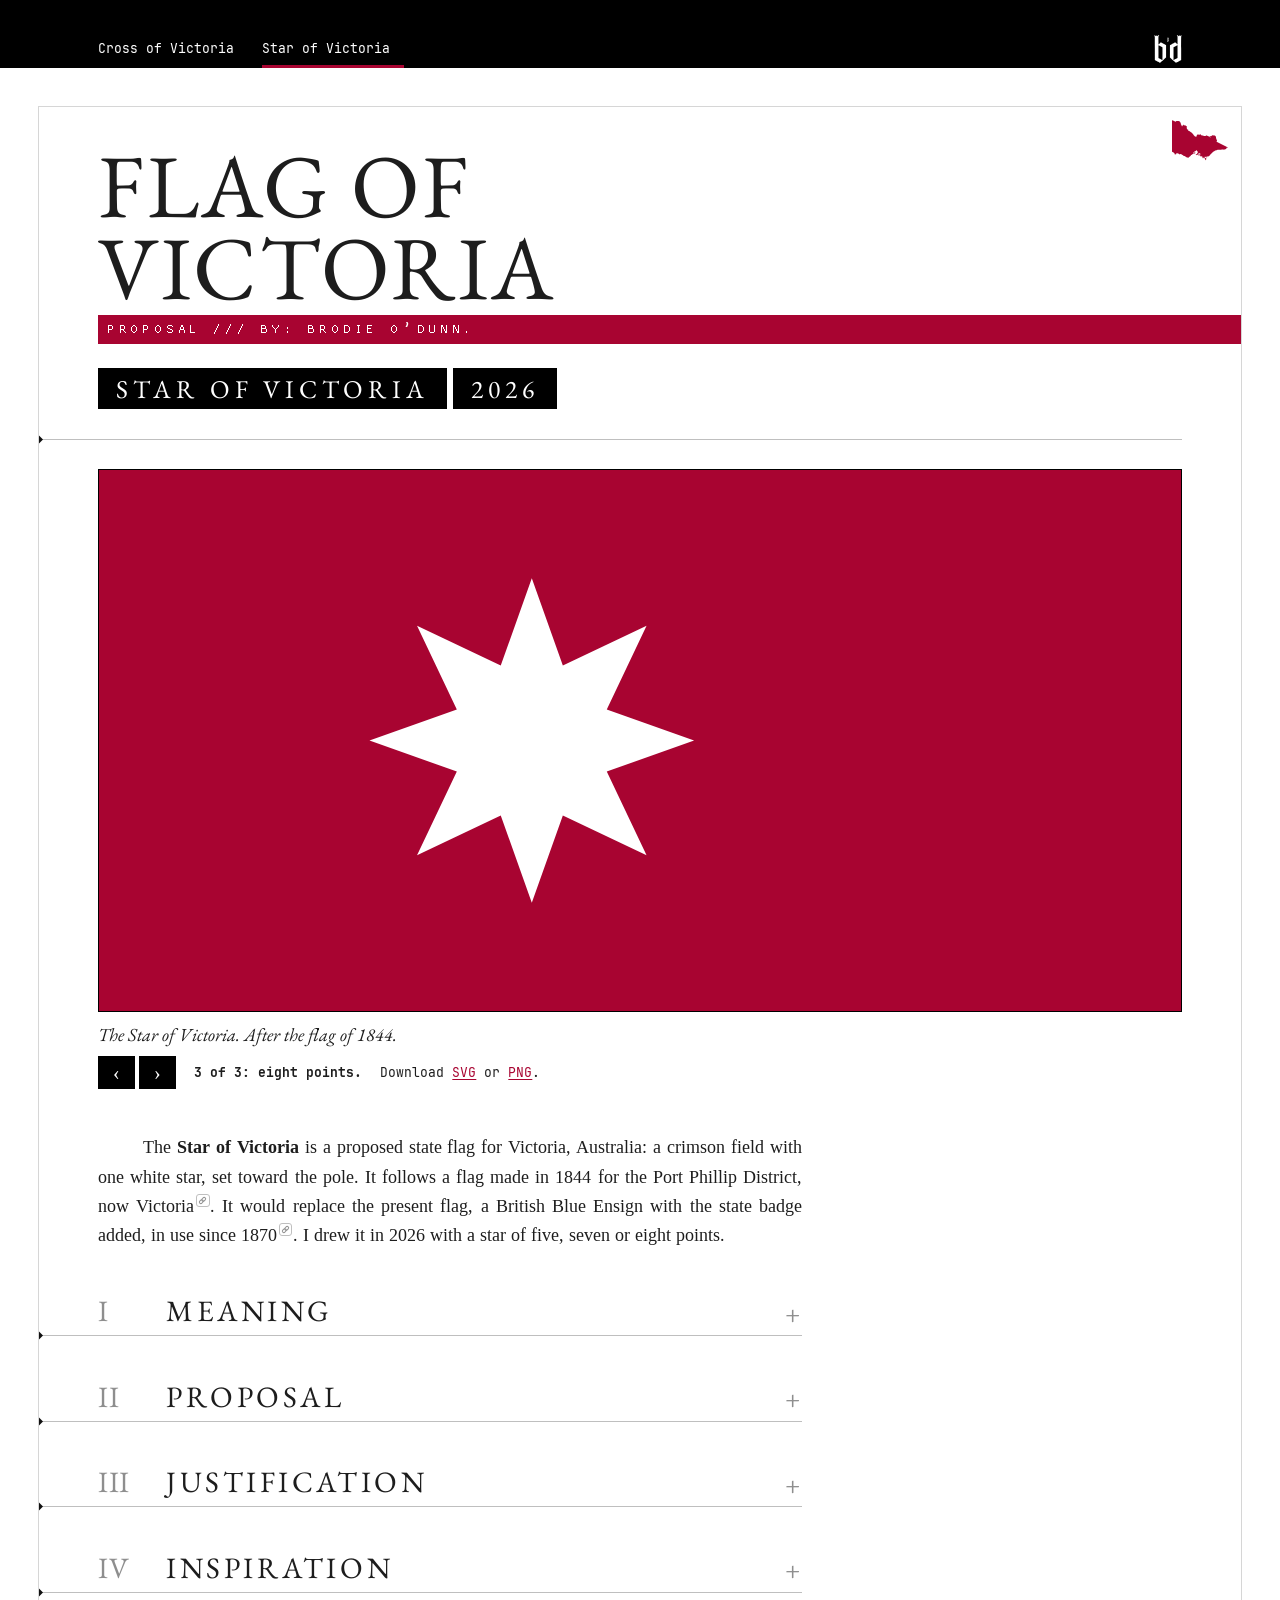
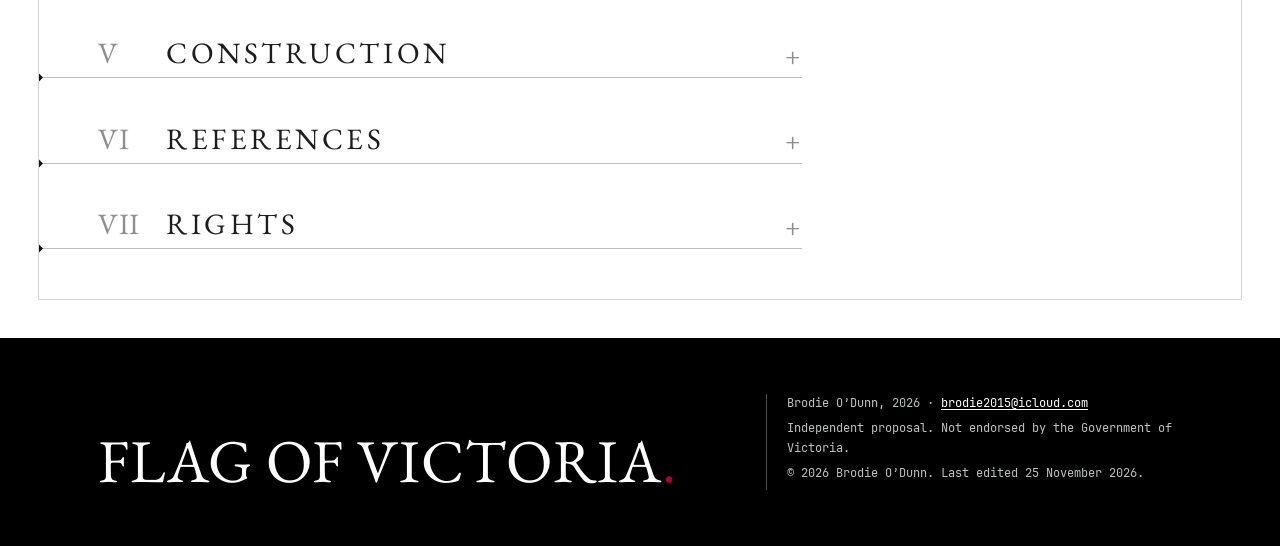
<file: star.html>
<!DOCTYPE html>
<html lang="en-AU">
<head>
<meta charset="utf-8">
<meta name="viewport" content="width=device-width, initial-scale=1">
<title>Star of Victoria: Victorian state flag proposal</title>
<meta name="description" content="The Star of Victoria, a proposed state flag for Victoria, Australia, drawn by Brodie O&#39;Dunn after the flag of 1844: a crimson field with one white star set toward the pole.">
<meta name="author" content="Brodie O&#39;Dunn">
<link rel="icon" type="image/svg+xml" href="flags-star/Victoria_Flag_proposal_SV_EP.svg">
<meta property="og:type" content="article">
<meta property="og:title" content="Star of Victoria: Victorian state flag proposal">
<meta property="og:description" content="A proposed state flag for Victoria, Australia: a crimson field with one white star set toward the pole, after the flag of 1844.">
<meta property="og:locale" content="en_AU">
<meta name="twitter:card" content="summary_large_image">
<link rel="canonical" href="https://flagofvictoria.github.io/star">
<meta property="og:url" content="https://flagofvictoria.github.io/star">
<meta property="og:site_name" content="Flag of Victoria">
<meta property="og:image" content="https://flagofvictoria.github.io/flags-star/Victoria_Flag_proposal_SV_EP.png">
<meta property="og:image:type" content="image/png">
<meta property="og:image:width" content="2400">
<meta property="og:image:height" content="1200">
<meta property="og:image:alt" content="The Star of Victoria: a white eight-pointed star on a crimson field, set toward the pole">
<script type="application/ld+json">
{
 "@context": "https://schema.org",
 "@type": "WebPage",
 "name": "Star of Victoria: Victorian state flag proposal",
 "url": "https://flagofvictoria.github.io/star",
 "inLanguage": "en-AU",
 "description": "The Star of Victoria, a proposed state flag for Victoria, Australia, drawn by Brodie O’Dunn after the flag of 1844.",
 "author": {
  "@type": "Person",
  "name": "Brodie O’Dunn"
 },
 "isPartOf": {
  "@type": "WebSite",
  "name": "Flag of Victoria",
  "url": "https://flagofvictoria.github.io/"
 },
 "about": {
  "@type": "Thing",
  "name": "Flag of Victoria",
  "sameAs": "https://en.wikipedia.org/wiki/Flag_of_Victoria_(state)"
 },
 "primaryImageOfPage": {
  "@type": "ImageObject",
  "contentUrl": "https://flagofvictoria.github.io/flags-star/Victoria_Flag_proposal_SV_EP.png",
  "width": 2400,
  "height": 1200,
  "caption": "The Cross of Victoria: a blue cross edged white on a red field, with five white stars",
  "creator": {
   "@type": "Person",
   "name": "Brodie O’Dunn"
  },
  "creditText": "Brodie O’Dunn, after John Vaughan’s Greater Melbourne Ensign"
 }
}
</script>
<link rel="preload" href="assets/fonts/tinos-400.woff2" as="font" type="font/woff2" crossorigin>
<link rel="preload" href="assets/fonts/proggy-clean.woff2" as="font" type="font/woff2" crossorigin>
<link rel="stylesheet" href="assets/style.css">
</head>
<body class="star-page"><a class="skip" href="#proposal">Skip to the proposal</a>
<div class="topband"><div class="wrap">
<nav class="tabs" aria-label="The two proposals"><a href="./">Cross of Victoria</a><a href="star" aria-current="page">Star of Victoria</a></nav>
<div class="brand"><img src="assets/bgd.svg" width="124" height="124" alt="bgd, the monogram of Brodie O&rsquo;Dunn"></div>
</div></div>
<div class="page">
<div class="wrap">
<header class="mast">
  <div class="mast-text">
    <div class="title-row">
      <div>
        <h1>Flag of Victoria</h1>
        <p class="bar-red">Proposal /// By: Brodie O&rsquo;Dunn.</p>
      </div>
    </div>
    <p class="bars"><span>Star of Victoria</span><span>2026</span></p>
  </div>
  <figure class="vicmap">
    <svg viewBox="0 0 719.2 515.9" role="img" aria-labelledby="vicmap-t"><title id="vicmap-t">Victoria</title><path class="land" d="M719.2 352.4L717.7 354.4L713.1 356.2L703.7 357.0L704.7 356.1L704.3 354.9L705.3 353.3L704.9 352.4L704.0 352.6L703.2 354.3L698.9 352.9L702.4 358.0L702.7 359.8L702.0 361.1L699.5 363.4L698.4 366.2L695.7 370.5L694.8 371.4L690.7 372.4L689.1 374.8L684.0 376.0L682.5 376.9L680.8 379.7L668.8 380.0L665.4 381.2L663.3 383.7L662.4 382.4L662.2 380.6L661.8 380.3L655.4 380.4L653.7 380.0L652.4 378.9L648.9 380.3L637.1 380.3L633.7 381.0L624.5 381.2L622.8 381.7L619.5 383.7L609.9 382.5L586.1 383.7L572.1 387.1L555.0 393.2L542.3 399.9L528.9 409.4L513.4 423.4L496.2 441.1L488.4 448.6L480.5 458.6L472.6 465.2L469.6 469.9L468.7 469.6L468.4 468.6L469.6 467.3L468.3 466.8L457.0 469.4L453.2 469.0L451.3 469.3L447.8 471.7L442.2 471.4L438.6 472.4L436.5 473.3L434.8 475.3L433.2 474.0L431.3 471.4L429.9 470.9L422.4 471.5L421.0 471.9L419.8 472.8L416.5 477.0L419.2 479.7L420.9 483.2L423.0 483.4L423.2 487.7L423.5 488.7L424.7 489.3L424.1 491.3L424.8 492.3L426.1 492.5L427.4 492.0L430.3 488.2L431.8 487.2L434.1 487.2L434.8 486.9L435.2 486.0L435.6 483.2L436.5 481.5L437.7 480.4L439.0 480.5L440.0 482.4L439.5 483.7L439.4 488.3L440.5 491.4L440.5 493.8L438.2 496.3L436.7 503.4L437.5 504.4L439.2 503.7L440.6 507.8L440.1 508.5L437.8 509.2L436.6 510.3L437.0 512.2L436.7 514.0L435.9 515.0L434.7 515.7L433.4 515.9L429.9 514.2L428.8 513.2L428.0 511.9L427.7 510.3L429.2 509.1L429.7 507.8L429.1 506.9L425.8 505.1L425.0 504.2L423.0 501.0L422.0 495.3L416.5 488.2L409.3 483.3L403.3 484.5L402.6 486.0L402.2 491.0L397.1 492.2L395.6 492.0L393.7 484.3L390.4 477.3L387.7 473.1L383.4 468.8L382.6 467.3L384.8 468.2L388.0 471.0L390.2 471.4L388.6 468.3L386.7 466.4L384.2 465.4L380.6 465.2L377.9 466.0L373.2 469.1L370.0 469.4L367.7 467.5L364.4 460.7L363.1 459.2L357.9 456.4L351.9 455.0L351.9 454.4L355.6 452.9L356.7 451.6L355.7 450.2L356.5 448.9L356.8 447.3L356.5 445.6L355.7 444.0L358.2 442.7L360.6 444.0L362.5 443.8L364.5 441.3L366.6 439.9L366.4 438.2L365.2 436.6L363.3 435.3L363.9 432.4L360.1 425.8L359.2 424.8L357.9 424.2L356.4 424.0L352.7 424.8L349.7 424.8L348.2 426.1L345.8 424.5L343.8 424.7L342.5 425.5L343.2 426.9L341.2 429.5L340.6 432.0L338.9 432.8L338.2 433.8L338.3 434.9L339.5 436.4L339.9 437.6L340.4 442.7L333.0 441.4L331.1 442.0L329.5 445.0L326.9 445.9L326.1 447.0L325.1 449.6L325.7 450.2L324.1 450.7L318.5 451.2L317.7 452.4L315.8 451.7L313.0 449.6L300.4 436.5L299.0 435.6L296.3 434.7L296.0 433.7L296.3 433.0L297.6 434.0L300.4 434.5L302.0 435.6L304.8 438.6L306.4 439.3L310.1 439.2L313.6 438.6L318.3 436.1L320.7 435.5L321.9 433.7L321.4 431.8L324.0 429.6L325.1 426.2L327.9 422.0L331.6 417.3L332.4 414.0L332.1 410.2L330.9 406.5L328.9 403.7L325.7 402.3L324.2 401.0L322.3 397.4L320.7 391.3L319.1 389.5L316.9 388.1L315.0 388.3L314.7 391.3L309.5 390.7L308.1 391.2L306.5 395.4L304.4 396.8L301.8 397.5L300.8 398.1L295.9 403.1L286.8 406.1L284.6 408.5L284.0 409.8L284.4 411.8L283.5 412.5L282.0 412.2L280.7 411.1L278.5 412.0L273.8 412.0L272.0 413.2L271.2 416.0L272.7 417.1L276.9 417.3L284.0 419.2L286.8 418.7L288.7 417.7L294.4 413.8L298.5 416.0L300.1 417.8L299.3 422.8L297.2 423.5L295.8 425.2L294.4 427.5L294.4 429.9L291.1 430.6L284.6 430.4L282.3 431.6L281.3 431.7L277.7 430.4L274.3 431.5L267.0 437.0L262.9 440.9L262.1 441.5L259.4 442.0L257.2 444.8L253.1 446.1L251.5 448.2L247.9 448.9L246.4 449.9L242.2 454.7L242.2 457.0L241.6 458.1L240.6 458.9L237.5 459.9L234.7 465.7L232.6 467.0L229.8 470.5L218.6 474.2L215.6 480.4L214.0 480.4L211.1 482.0L208.1 485.6L206.8 486.7L205.2 487.2L203.7 486.4L199.6 482.8L198.4 481.0L190.9 477.2L189.1 477.0L181.6 477.6L180.2 477.0L177.2 474.0L176.6 472.5L171.8 468.0L167.2 464.9L158.2 463.2L154.4 461.5L152.1 461.0L150.2 459.9L147.2 459.2L143.3 455.1L141.2 453.9L134.7 448.6L129.6 445.7L126.7 443.3L124.7 442.1L123.7 442.0L122.6 438.8L121.4 438.6L120.7 439.0L119.8 442.0L118.0 441.1L115.3 438.5L114.3 438.1L107.5 438.1L105.0 438.7L104.0 440.6L100.4 441.9L96.5 441.2L89.7 437.9L81.3 431.3L78.2 429.6L74.4 429.6L71.7 428.5L63.5 427.5L60.2 428.1L56.3 429.8L53.1 432.2L52.0 435.2L52.4 436.7L54.7 440.0L54.9 441.3L54.4 441.6L52.2 441.3L50.7 440.6L48.4 442.7L47.2 445.3L46.0 444.8L43.2 440.0L41.2 439.0L38.5 438.6L37.3 438.9L36.4 441.6L35.4 442.0L34.1 441.5L32.2 440.0L33.9 437.2L34.6 435.0L33.9 432.0L32.6 430.5L19.7 418.7L13.4 414.1L0.1 407.3L0.0 0.0L1.6 1.4L4.6 6.5L6.3 7.6L13.3 7.8L15.3 8.3L17.8 10.3L19.1 10.3L20.9 9.1L21.9 9.0L23.9 10.1L25.5 11.9L27.4 12.8L29.0 15.8L33.9 14.7L39.3 18.3L43.4 18.6L44.1 19.0L44.9 22.2L46.2 23.2L48.0 22.7L50.9 18.4L55.8 14.1L59.0 12.4L62.4 11.7L64.2 12.1L67.9 14.0L69.8 14.4L73.5 14.4L76.6 13.0L79.3 13.8L84.5 12.6L86.6 13.0L88.7 15.0L90.0 18.4L92.8 17.1L94.5 17.2L95.6 17.6L98.4 20.6L101.3 20.5L102.4 23.2L103.2 28.6L104.3 29.4L106.9 33.1L110.0 35.6L113.0 34.9L114.2 35.2L115.0 37.0L112.7 41.7L112.2 43.8L112.2 45.8L113.3 54.7L114.0 56.0L119.1 60.5L119.9 61.7L119.9 64.8L120.2 65.7L122.0 67.9L124.2 73.3L124.2 76.4L125.4 77.9L126.9 78.8L131.1 79.5L132.4 80.9L133.8 80.1L133.9 79.2L133.0 77.5L132.9 75.0L135.2 74.7L137.4 74.9L138.0 74.4L138.5 72.6L137.9 70.3L139.0 67.9L139.7 63.4L140.5 61.7L145.6 59.6L146.4 59.9L147.8 61.7L150.8 63.4L151.5 66.6L152.8 69.3L156.1 67.2L157.1 67.2L160.9 70.4L162.0 68.2L163.4 68.6L166.4 70.6L173.7 71.3L180.0 74.7L180.9 75.7L183.8 76.7L184.9 80.6L186.1 80.5L187.4 79.6L188.6 79.8L191.1 82.0L190.4 84.9L191.0 88.0L190.8 88.9L189.4 90.4L189.9 93.8L188.8 97.6L189.7 102.0L190.3 108.0L191.4 112.1L193.0 115.9L194.9 119.2L195.8 120.2L199.1 122.3L206.1 123.9L207.4 124.7L208.8 126.3L209.4 128.1L209.6 131.9L208.4 134.3L209.2 136.6L214.4 140.3L221.0 141.5L224.4 143.2L225.8 145.0L228.4 145.9L230.9 148.4L234.2 150.5L240.7 153.7L242.1 156.9L243.8 157.7L247.4 158.3L250.2 160.0L254.3 166.4L256.6 169.3L259.1 170.3L259.7 171.4L262.4 173.8L264.3 176.2L268.1 176.8L270.4 179.1L272.2 182.8L276.0 192.7L278.4 196.1L281.6 197.3L290.4 208.0L291.7 208.9L295.1 209.2L296.7 209.7L298.6 212.4L300.1 212.5L300.4 214.1L301.4 214.9L303.5 215.0L307.0 214.5L311.9 209.7L313.3 209.0L318.6 211.3L320.1 211.1L321.0 209.5L320.3 207.4L317.7 203.9L316.8 201.9L317.2 200.1L319.1 196.7L319.8 190.8L321.5 188.8L322.8 188.1L331.7 186.5L339.5 186.5L345.4 188.3L348.8 189.0L352.1 188.6L358.1 185.3L361.5 184.3L364.9 184.3L367.8 185.7L381.6 197.8L384.9 199.4L388.4 199.7L393.7 198.1L395.4 197.8L397.1 198.0L398.7 199.1L399.8 202.0L400.6 202.8L406.9 203.1L409.7 204.7L414.7 205.1L416.5 205.6L419.2 206.9L419.7 205.3L421.4 204.9L423.2 204.9L426.0 206.0L431.5 206.6L432.7 206.1L436.4 199.7L437.3 199.2L439.7 200.1L442.2 198.7L445.5 200.7L451.8 200.7L452.9 201.4L455.5 204.5L457.0 205.6L462.4 206.0L463.5 208.0L466.9 208.3L469.6 211.1L472.1 210.1L476.3 212.9L478.3 213.1L479.7 210.8L482.2 210.4L485.4 212.1L484.9 215.2L485.1 218.7L485.9 220.9L490.3 225.5L497.5 223.4L496.9 222.3L493.6 222.1L491.4 221.1L490.5 220.3L489.3 218.2L488.2 211.7L489.6 208.7L492.6 205.3L493.3 205.4L495.0 207.3L496.5 207.8L499.0 207.5L503.5 206.3L506.3 206.6L509.0 209.0L509.6 207.6L510.6 202.2L512.3 199.3L514.4 197.3L517.5 197.3L520.4 196.0L521.9 196.2L523.3 197.2L524.4 198.6L524.9 200.4L526.3 201.0L535.5 197.3L537.3 195.7L538.8 195.3L541.0 196.0L551.4 201.2L554.5 201.9L556.0 204.9L556.9 205.6L561.4 207.3L561.8 208.4L561.0 212.8L561.6 214.4L564.5 216.5L565.3 218.6L564.2 225.1L565.1 226.1L567.9 235.5L568.0 236.8L566.5 240.2L567.1 242.3L571.3 246.0L572.1 247.2L572.6 250.1L573.6 251.8L573.7 257.6L574.6 259.0L577.5 259.9L578.8 263.0L578.8 266.5L578.1 268.6L571.5 280.2L574.5 281.2L579.0 281.5L719.2 352.4ZM452.0 477.0L453.3 476.6L454.7 477.0L454.0 478.2L448.5 478.3L446.5 481.0L445.0 481.1L441.5 479.2L440.3 478.0L439.6 476.1L441.1 475.9L444.6 477.0L450.0 476.0L452.0 477.0ZM348.9 452.3L349.5 452.4L349.7 453.7L350.9 456.2L350.9 457.5L350.2 458.5L349.7 457.1L347.6 455.3L345.5 453.9L343.1 453.3L340.4 453.7L338.5 455.0L336.1 453.7L331.1 454.4L331.7 453.3L337.1 448.1L338.2 447.5L344.4 446.5L345.9 446.9L347.5 448.2L346.4 448.9L347.5 450.9L347.2 451.7L347.4 452.1L348.9 452.3ZM357.4 433.0L359.1 434.2L361.6 437.9L361.1 438.3L355.2 439.3L352.2 442.9L350.3 444.2L348.0 443.4L344.7 441.6L344.4 439.3L343.6 437.2L345.9 433.8L345.3 432.4L345.9 431.0L346.6 430.9L348.0 432.4L351.2 433.7L352.4 433.8L356.0 432.9L357.4 433.0Z"/></svg>
  </figure>
</header>
<div class="stage">
  <div class="hero" id="hero" tabindex="0" role="region" aria-roledescription="carousel"
       aria-label="The three versions. Use the arrow keys or the arrow buttons to step through them.">
    <img class="flag" id="heroImg" src="flags-star/Victoria_Flag_proposal_SV_EP.svg" width="1200" height="600"
         alt="The Star of Victoria: a white eight-pointed star on a crimson field, set toward the pole">
  </div>
  <p class="herocap"><span class="name">The Star of Victoria. After the flag of 1844.</span>
    <span class="navbtns"><button class="navbtn prev" type="button" aria-label="Previous version" aria-controls="heroImg" hidden>&lsaquo;</button><button class="navbtn next" type="button" aria-label="Next version" aria-controls="heroImg" hidden>&rsaquo;</button></span>
    <span id="heroWhich" aria-live="polite">3 of 3: eight points.</span>
    <span>Download <a id="dlSvg" href="flags-star/Victoria_Flag_proposal_SV_EP.svg" download>SVG</a>
    or <a id="dlPng" href="flags-star/Victoria_Flag_proposal_SV_EP.png" download>PNG</a>.</span></p>
</div>

<div class="layout">
<main>

<p>The <b>Star of Victoria</b> is a proposed state flag for Victoria, Australia: a crimson field with
one white star, set toward the pole. It follows a flag made in 1844 for the Port Phillip District, now
<span class="cw">Victoria&#8288;<a class="cite" href="#bib-ppg"><span class="cite-t">&ldquo;Domestic Intelligence,&rdquo; 1844</span></a></span>. It would replace the present flag, a British Blue Ensign with the state
badge added, in use since <span class="cw">1870&#8288;<a class="cite" href="#bib-dpc"><span class="cite-t">Department of Premier and Cabinet [DPC], 2024</span></a></span>. I drew it in 2026 with a star of five, seven or eight
points.</p>

<section aria-labelledby="meaning">
  <details class="fold">
  <summary><h2 id="meaning">Meaning</h2></summary>
  <div class="fold-body">
  <p>I believe a flag should say something about the people who fly it. This one is about family:
  parents, their children, and the ways those children go.</p>

  <h3><span class="sw" style="background:#A80431"></span>Crimson, for family</h3>
  <p>Crimson stands for family, the reason each of us exists. It fills the flag from edge to edge.</p>

  <h3><span class="sw sw-white" style="background:#FFFFFF"></span>White, for belonging</h3>
  <p>White stands for belonging: peace and unity among the people who hold a family together.</p>

  <h3><span class="sw sw-star8"></span>The star, for choice</h3>
  <p>The star stands for choice: the power to run your own life. Its points face every way, because a
  person can go in any direction.</p>
  </div>
  </details>
</section>

<section aria-labelledby="proposal">
  <details class="fold">
  <summary><h2 id="proposal">Proposal</h2></summary>
  <div class="fold-body">
  <p>The flag comes in three versions that differ in their star. Five points follow the flag of 1844,
  with the star in the middle as it was <span class="cw">then&#8288;<a class="cite" href="#bib-ppg"><span class="cite-t">&ldquo;Domestic Intelligence,&rdquo; 1844</span></a></span>. Seven follow the Australian National
  <span class="cw">Flag&#8288;<a class="cite" href="#bib-pmc-2022"><span class="cite-t">Department of the Prime Minister and Cabinet [PM&amp;C], 2022, p.&nbsp;65</span></a></span>. Eight follow the Eureka <span class="cw">Flag&#8288;<a class="cite" href="#bib-pmc-2022"><span class="cite-t">PM&amp;C, 2022</span></a></span>, and eight is the version I prefer.</p>

  <div class="gallery wide">
    <figure class="thumb">
      <img class="flag" src="flags-star/separation-star-1-five-points-1844.svg" width="1200" height="600" loading="lazy"
        alt="A crimson flag with a white five-pointed star in the middle">
      <figcaption>
        <p><b>Five points.</b></p>
        <p class="dl"><a href="flags-star/separation-star-1-five-points-1844.svg" download>SVG</a>
          &middot; <a href="flags-star/separation-star-1-five-points-1844.png" download>PNG</a></p>
      </figcaption>
    </figure>
    <figure class="thumb">
      <img class="flag" src="flags-star/Victoria_Flag_proposal_SV_SP.svg" width="1200" height="600" loading="lazy"
        alt="A crimson flag with a white seven-pointed star set toward the pole">
      <figcaption>
        <p><b>Seven points.</b></p>
        <p class="dl"><a href="flags-star/Victoria_Flag_proposal_SV_SP.svg" download>SVG</a>
          &middot; <a href="flags-star/Victoria_Flag_proposal_SV_SP.png" download>PNG</a></p>
      </figcaption>
    </figure>
    <figure class="thumb">
      <img class="flag" src="flags-star/Victoria_Flag_proposal_SV_EP.svg" width="1200" height="600" loading="lazy"
        alt="A crimson flag with a white eight-pointed star set toward the pole">
      <figcaption>
        <p><b>Eight points.</b> Preferred.</p>
        <p class="dl"><a href="flags-star/Victoria_Flag_proposal_SV_EP.svg" download>SVG</a>
          &middot; <a href="flags-star/Victoria_Flag_proposal_SV_EP.png" download>PNG</a></p>
      </figcaption>
    </figure>
  </div>
  <figure class="thumb variant-render wide">
    <a class="full" href="flags-star/Victoria_Flag_proposal_SV_EP_mockup.jpg"><img src="flags-star/Victoria_Flag_proposal_SV_EP_mockup.jpg"
      width="1800" height="1200" loading="lazy"
      alt="The eight-pointed version flying from an aluminium flagpole against a blue sky with white clouds"></a>
    <figcaption>Blender.</figcaption>
  </figure>
  </div>
  </details>
</section>

<section aria-labelledby="justification">
  <details class="fold">
  <summary><h2 id="justification">Justification</h2></summary>
  <div class="fold-body">
  <p>I based the Star of Victoria on a flag that Victoria has already flown. In 1844 Captain Harrison planned
  a flag for a public meeting on Batman&rsquo;s Hill in <span class="cw">Melbourne&#8288;<a class="cite" href="#bib-ppg"><span class="cite-t">&ldquo;Domestic Intelligence,&rdquo; 1844</span></a></span>. The people who met there wanted the
  Port Phillip District, now Victoria, separated from New South <span class="cw">Wales&#8288;<a class="cite" href="#bib-wikivic"><span class="cite-t">&ldquo;Flag of Victoria,&rdquo; 2026</span></a></span>. I have redrawn their flag
  for the state.</p>

  <p>The <i>Port Phillip Gazette</i> described that flag before the meeting. It was &ldquo;of a
  deep crimson ground, with a white five pointed star in the <span class="cw">middle&rdquo;&#8288;<a class="cite" href="#bib-ppg"><span class="cite-t">&ldquo;Domestic Intelligence,&rdquo; 1844</span></a></span>. It also carried a sheep,
  two pillars, a crown, a pair of shears and two mottoes. I kept the ground and the star and left the
  rest.</p>

  <p>Victoria needs a flag of its own because it shares the present one. That flag is the Blue Ensign,
  a British naval flag, with the state badge added. Britain set this pattern for every Australian
  colony in <span class="cw">1865&#8288;<a class="cite" href="#bib-dpc"><span class="cite-t">DPC, 2024</span></a></span>, and only the badge tells the six state flags <span class="cw">apart&#8288;<a class="cite" href="#bib-pmc-2022"><span class="cite-t">PM&amp;C, 2022, p.&nbsp;46</span></a></span>. The crimson flag is
  21 years older than that pattern.</p>

  <p>The rest is mine. I moved the star toward the pole, the part of a flag that stays in view when
  the wind drops. I made the crimson deep, so that the white star stands out in any light. Victoria
  could adopt it.</p>
  </div>
  </details>
</section>

<section aria-labelledby="inspiration">
  <details class="fold">
  <summary><h2 id="inspiration">Inspiration</h2></summary>
  <div class="fold-body">
  <div class="withclip">
  <figure class="thumb tright">
    <img src="reference/1844-port-phillip-gazette.png" width="307" height="377" loading="lazy"
      alt="Newspaper column headed Batman's Hill Meeting, describing the flag: about seven feet by five, of a deep crimson ground, with a white five pointed star in the middle">
    <figcaption><em>Port Phillip Gazette</em>, 29 May 1844.</figcaption>
  </figure>
  <p>This report is the only description of the flag of 1844 that I have used. The plan was
  Captain Harrison&rsquo;s, and Mr Passmore of Queen Street was to make the <span class="cw">flag&#8288;<a class="cite" href="#bib-ppg"><span class="cite-t">&ldquo;Domestic Intelligence,&rdquo; 1844</span></a></span>. The five-point version of my flag
  keeps its star in the middle, as theirs was. The report reads:</p>
  <blockquote class="transcript" cite="https://trove.nla.gov.au/newspaper/article/224809628">
  <p><span class="sc">Batman&rsquo;s Hill Meeting.</span>&mdash;We have just witnessed the device of a flag to be prepared for
  the forthcoming meeting at Batman&rsquo;s Hill. The plan is suggested by Captain Harrison, to be executed
  by Mr. Passmore, of Queen-street. The flag will in size be about seven feet by five, of a deep crimson
  ground, with a white five pointed star in the middle; on one side the device is a sheep suspended with
  the words &ldquo;Squatters, guard your rights,&rdquo; as an inscription, on the counter side are two pillars to
  represent commerce and agriculture based on the blocks of honor and truth; suspended over and midway
  between the columns, is a crown supported by a ribbon upon which the word &ldquo;loyalty&rdquo; is inscribed;
  a pair of sheep shears bearing the word &ldquo;tyranny,&rdquo; cross the ribbon above the crown. The union is
  pictured in the form of clasped hands between the two pillars, under which is the motto &ldquo;Keep
  yourselves and God will keep you.&rdquo; On the point of the pole will be formed a gilded kangaroo.</p>
  </blockquote>
  </div>
  </div>
  </details>
</section>

<section aria-labelledby="construction">
  <details class="fold">
  <summary><h2 id="construction">Construction</h2></summary>
  <div class="fold-body">
  <p>The construction sheet gives every measure needed to draw the flag.</p>

  <figure class="thumb wide sheet">
    <img src="flags-star/Victoria_Flag_proposal_SV_construction_sheet.png" width="1760" height="1900" loading="lazy"
      alt="Construction sheet for the eight-pointed version: the flag drawn in greys on a grid of dashed guides, with the measures lettered A to H, ruler ticks along the head and hoist, the eight-pointed star drawn apart with its angle, the two colour swatches and a table of standard proportions">
    <figcaption>Construction sheet.
      <a href="flags-star/Victoria_Flag_proposal_SV_construction_sheet.svg" download>SVG</a>
      &middot; <a href="flags-star/Victoria_Flag_proposal_SV_construction_sheet.png" download>PNG</a></figcaption>
  </figure>

  <table class="spec">
    <caption>Specification</caption>
    <tr><th scope="row">Proportion</th><td>1:2, height to length</td></tr>
    <tr><th scope="row">Star</th><td>One, white, one point up. It stands in a circle three fifths of the height
      across. Its centre is two fifths of the length from the pole and halfway down.</td></tr>
    <tr><th scope="row">Points</th><td>Eight, inner radius 1/2 of the outer. Options: seven (4/9), or five (0.382)
      in the middle of the flag.</td></tr>
    <tr><th scope="row">Colours</th><td><span class="sw" style="background:#A80431"></span>#A80431
      &nbsp; <span class="sw sw-white" style="background:#FFFFFF"></span>#FFFFFF</td></tr>
    <tr><th scope="row">Making</th><td>The reverse is a mirror image. Heading 3 to 5% of the length.</td></tr>
  </table>

  <p>I set the crimson by its contrast with the star. White on it measures 7.70:1. That is past 7:1,
  the strictest contrast that web accessibility guidelines ask of <span class="cw">text&#8288;<a class="cite" href="#bib-w3c"><span class="cite-t">World Wide Web Consortium [W3C], 2018</span></a></span>. The margin keeps the
  star clear in shade and in print.</p>
  </div>
  </details>
</section>

<section aria-labelledby="references">
  <details class="fold">
  <summary><h2 id="references">References</h2></summary>
  <div class="fold-body">
  <ul class="reflist">
    <li id="bib-dpc">Department of Premier and Cabinet. (2024, August 26). <i>About the Victorian flag</i>. Victorian Government. <a href="https://www.vic.gov.au/about-victorian-flag">https://www.vic.gov.au/about-victorian-flag</a></li>
    <li id="bib-pmc-2022">Department of the Prime Minister and Cabinet. (2022). <i>Australian flags</i> (3rd ed.). Commonwealth of Australia. <a href="https://www.pmc.gov.au/sites/default/files/resource/download/australian-flags-booklet-2024-11-18.pdf">https://www.pmc.gov.au/sites/default/files/resource/download/australian-flags-booklet-2024-11-18.pdf</a></li>
    <li id="bib-ppg">Domestic intelligence. (1844, May 29). <i>Port Phillip Gazette</i>, 2. <a href="https://trove.nla.gov.au/newspaper/article/224809628">https://trove.nla.gov.au/newspaper/article/224809628</a></li>
    <li id="bib-wikivic">Flag of Victoria (state). (2026, February 23). In <i>Wikipedia</i>. <a href="https://en.wikipedia.org/w/index.php?title=Flag_of_Victoria_(state)&amp;oldid=1339988444">https://en.wikipedia.org/w/index.php?title=Flag_of_Victoria_(state)&amp;oldid=1339988444</a></li>
    <li id="bib-w3c">World Wide Web Consortium. (2018). <i>Web content accessibility guidelines (WCAG) 2.1</i>. <a href="https://www.w3.org/TR/WCAG21/">https://www.w3.org/TR/WCAG21/</a></li>
  </ul>
  </div>
  </details>
</section>

<section aria-labelledby="rights">
  <details class="fold">
  <summary><h2 id="rights">Rights</h2></summary>
  <div class="fold-body">
  <p>The seven-point and eight-point versions are my own designs, and I keep the rights to them. The
  five-point version is my drawing of the flag of 1844, and anyone may use it. The Government of
  Victoria has not endorsed this proposal.</p>
  <p>The newspaper clipping is out of copyright. Typefaces keep their makers&rsquo; licences.
  Questions: <a href="mailto:brodie2015@icloud.com">brodie2015@icloud.com</a>.</p>
  </div>
  </details>
</section>
</main>
</div>
</div>
</div>

<footer class="foot">
  <div class="wrap">
    <p class="foot-title">Flag of Victoria<span class="stop">.</span></p>
    <div class="foot-meta">
      <p>Brodie O&rsquo;Dunn, 2026 &middot; <a href="mailto:brodie2015@icloud.com">brodie2015@icloud.com</a></p>
      <p>Independent proposal. Not endorsed by the Government of Victoria.</p>
      <p>&copy; 2026 Brodie O&rsquo;Dunn. Last edited 25 November 2026.</p>
    </div>
  </div>
</footer>

<script>
/* The hero steps through the three versions. Arrow keys act only while the hero has focus. */
(function(){
  var base = 'flags-star/';
  var F = [
    {f:'separation-star-1-five-points-1844', n:'five points',
     a:'A crimson flag with a white five-pointed star in the middle'},
    {f:'Victoria_Flag_proposal_SV_SP', n:'seven points',
     a:'A crimson flag with a white seven-pointed star set toward the pole'},
    {f:'Victoria_Flag_proposal_SV_EP', n:'eight points',
     a:'The Star of Victoria: a white eight-pointed star on a crimson field, set toward the pole'}
  ];
  var hero = document.getElementById('hero'),
      img = document.getElementById('heroImg'),
      lab = document.getElementById('heroWhich'),
      svg = document.getElementById('dlSvg'),
      png = document.getElementById('dlPng'),
      prev = document.querySelector('.herocap .navbtn.prev'),
      next = document.querySelector('.herocap .navbtn.next'),
      i = 2;
  if (!hero || !img || !lab || !svg || !png || !prev || !next) return;
  function show(n){
    i = (n + F.length) % F.length;
    var o = F[i];
    img.src = base + o.f + '.svg';
    img.alt = o.a;
    lab.textContent = (i + 1) + ' of ' + F.length + ': ' + o.n + '.';
    svg.href = base + o.f + '.svg';
    png.href = base + o.f + '.png';
  }
  prev.hidden = false; next.hidden = false;
  prev.addEventListener('click', function(){ show(i - 1); });
  next.addEventListener('click', function(){ show(i + 1); });
  hero.addEventListener('keydown', function(e){
    if (e.altKey || e.ctrlKey || e.metaKey || e.shiftKey) return;
    if (e.key === 'ArrowLeft')  { show(i - 1); e.preventDefault(); }
    if (e.key === 'ArrowRight') { show(i + 1); e.preventDefault(); }
  });
  show(i);
})();
</script>
<script>
/* Sections fold open from their heading. A link to anything inside a closed section (a contents
   entry, an in-text citation) opens it first; printing opens every section. */
(function(){
  var root = document.documentElement;
  function reveal(id){
    var el = id && document.getElementById(id); if (!el) return;
    root.classList.add('fold-now');                               /* open at once, so the scroll lands */
    for (var d = el.closest('details'); d; d = d.parentElement && d.parentElement.closest('details')) d.open = true;
    setTimeout(function(){ root.classList.remove('fold-now'); }, 400);
  }
  document.addEventListener('click', function(e){
    var a = e.target.closest && e.target.closest('a[href^="#"]'); if (!a || e.defaultPrevented) return;
    var id = decodeURIComponent(a.getAttribute('href').slice(1)), el = document.getElementById(id);
    if (!el || !el.closest('details:not([open])')) return;      /* nothing hidden: let the link work */
    e.preventDefault(); reveal(id);
    requestAnimationFrame(function(){ requestAnimationFrame(function(){
      if (location.hash === '#' + id) el.scrollIntoView({block: 'start'}); else location.hash = id;
    }); });
  });
  window.addEventListener('hashchange', function(){ reveal(decodeURIComponent(location.hash.slice(1))); });
  if (location.hash) reveal(decodeURIComponent(location.hash.slice(1)));
  window.addEventListener('beforeprint', function(){ document.querySelectorAll('details.fold').forEach(function(d){ d.open = true; }); });
  /* the rules end in a small diamond where they meet the inner border: measure that distance */
  var page = document.querySelector('.page'), main = document.querySelector('main');
  function toFrame(){
    if (!page || !main) return;
    var inset = parseFloat(getComputedStyle(page, '::before').left) || 0;
    root.style.setProperty('--to-frame', (main.getBoundingClientRect().left - page.getBoundingClientRect().left - inset) + 'px');
  }
  toFrame(); window.addEventListener('resize', toFrame);
})();
</script>
<script>
/* Citations: hover or focus on a link mark shows its source; a click opens the entry in the References. */
(function(){
  var card = document.createElement('div'), cur = null, t = null,
      hover = window.matchMedia && matchMedia('(hover: hover)').matches;
  card.className = 'cite-card'; card.id = 'cite-card'; card.setAttribute('role', 'tooltip'); card.hidden = true;
  document.body.appendChild(card);
  function show(a){
    var li = document.getElementById(a.getAttribute('href').slice(1)); if (!li) return;
    clearTimeout(t); if (cur && cur !== a) cur.classList.remove('on');
    card.innerHTML = '<span class="cc-in">' + a.querySelector('.cite-t').innerHTML + '</span>' + li.innerHTML;
    card.hidden = false; cur = a; a.classList.add('on'); a.setAttribute('aria-describedby', 'cite-card');
    var r = a.getBoundingClientRect(), w = card.offsetWidth, h = card.offsetHeight, m = 12;
    var x = Math.min(Math.max(r.left + r.width / 2 - w / 2, m), innerWidth - w - m);
    var y = r.top - h - 10; if (y < m) y = r.bottom + 10;
    card.style.left = (x + scrollX) + 'px'; card.style.top = (y + scrollY) + 'px';
  }
  function hide(now){
    clearTimeout(t);
    t = setTimeout(function(){
      card.hidden = true;
      if (cur) { cur.classList.remove('on'); cur.removeAttribute('aria-describedby'); cur = null; }
    }, now ? 0 : 180);
  }
  document.addEventListener('mouseover', function(e){
    if (!hover || !e.target.closest) return;
    var a = e.target.closest('a.cite');
    if (a) show(a); else if (e.target.closest('.cite-card')) clearTimeout(t);
  });
  document.addEventListener('mouseout', function(e){
    if (!hover || !e.target.closest) return;
    var from = e.target.closest('a.cite, .cite-card'), to = e.relatedTarget && e.relatedTarget.closest &&
               e.relatedTarget.closest('a.cite, .cite-card');
    if (from && !to) hide();
  });
  document.addEventListener('focusin', function(e){ var a = e.target.closest && e.target.closest('a.cite'); if (a) show(a); });
  document.addEventListener('focusout', function(e){ if (e.target.closest && e.target.closest('a.cite')) hide(); });
  document.addEventListener('click', function(e){ if (e.target.closest && e.target.closest('a.cite')) hide(true); });
  document.addEventListener('keydown', function(e){ if (e.key === 'Escape') hide(true); });
  addEventListener('scroll', function(){ if (!card.hidden && !card.matches(':hover')) hide(true); }, {passive: true});
})();
</script>
<script>
/* Opened from the folder on disk, the clean web addresses do not exist: link the files instead. */
if (location.protocol === 'file:') {
  document.querySelectorAll('a[href="./"]').forEach(function (a) { a.setAttribute('href', 'index.html'); });
  document.querySelectorAll('a[href="star"]').forEach(function (a) { a.setAttribute('href', 'star.html'); });
}
</script>
</body>
</html>
</file>
<file: assets/style.css>
/* Flag of Victoria: shared stylesheet for both proposal pages.
   Palette and masthead taken from the designer's own EMPTY DAYS headers: grey paper, red, black.
   The red is the flag's own crimson, #CA003C, everywhere on the page. The page sits on a darker
   grey desk between two black bands, as on the poster.
   Type: Tinos (serif, Times metrics), JetBrains Mono (captions, data), ProggyClean (the red bar). */

@font-face{font-family:"Tinos";src:url("fonts/tinos-400.woff2") format("woff2");font-weight:400;font-style:normal;font-display:swap}
@font-face{font-family:"Tinos";src:url("fonts/tinos-400-italic.woff2") format("woff2");font-weight:400;font-style:italic;font-display:swap}
@font-face{font-family:"Tinos";src:url("fonts/tinos-700.woff2") format("woff2");font-weight:700;font-style:normal;font-display:swap}
@font-face{font-family:"JetBrains Mono";src:url("fonts/jetbrains-mono-400.woff2") format("woff2");font-weight:400;font-style:normal;font-display:swap}
@font-face{font-family:"JetBrains Mono";src:url("fonts/jetbrains-mono-700.woff2") format("woff2");font-weight:700;font-style:normal;font-display:swap}
@font-face{font-family:"EB Garamond";src:url("fonts/eb-garamond-400.woff2") format("woff2");font-weight:400;font-style:normal;font-display:swap}
@font-face{font-family:"EB Garamond";src:url("fonts/eb-garamond-400-italic.woff2") format("woff2");font-weight:400;font-style:italic;font-display:swap}
@font-face{font-family:"EB Garamond";src:url("fonts/eb-garamond-500.woff2") format("woff2");font-weight:500;font-style:normal;font-display:swap}
@font-face{font-family:"ProggyClean";src:url("fonts/proggy-clean.woff2") format("woff2");font-weight:400;font-style:normal;font-display:swap}

:root{
  --paper:#FFFFFF;      /* the page: white, as in the portfolio reference */
  --desk:#DFE2DF;       /* either side of the page: the grey that was the page */
  --frame:#D6D6D6;      /* the thin border inside the page, sampled from the portfolio cover */
  --line:#BFBFBF;       /* section rules, lighter than the type */
  --frame-inset:clamp(8px,calc((100vw - 900px) / 10),40px);
  --page:1320px;
  --paper-up:#F4F5F4;   /* panels, a step off the white */
  --ink:#000000;
  --ink-soft:#3B3E3B;
  --text:#1D1D1D;       /* body text, a step off black */
  --muted:#8E8E8E;      /* numerals and the open / close marks */
  --label:#767A76;      /* small labels */
  --red:#CA003C;        /* the flag crimson: bar, map, markers, links */
  --bar-text:#FFFFFF;
  --rule:#9DA29D;
  --rule-soft:#C2C6C2;
  --serif:"Tinos","Times New Roman",Times,serif;
  --display:"EB Garamond",Garamond,"Times New Roman",serif;   /* headings, as in the portfolio */
  --mono:"JetBrains Mono",ui-monospace,Menlo,Consolas,monospace;
  --pixel:"ProggyClean","JetBrains Mono",ui-monospace,monospace;
  --wrap:1180px;
  --gut:clamp(18px,4vw,48px);
}

*{box-sizing:border-box}
html{-webkit-text-size-adjust:100%;text-size-adjust:100%}
body{margin:0;background:var(--desk);color:var(--text);font:400 1.125rem/1.62 var(--serif);
  font-kerning:normal;text-rendering:optimizeLegibility}
a{color:var(--red);text-decoration:underline;text-decoration-thickness:1px;text-underline-offset:.18em}
a:hover{color:var(--ink)}
a:focus-visible,button:focus-visible,[tabindex]:focus-visible{outline:2px solid var(--red);outline-offset:3px}
p{margin:.55em 0 .9em}
img{max-width:100%}

.skip{position:absolute;left:-9999px;top:0;z-index:10;background:var(--ink);color:#fff;
  padding:10px 16px;font:400 .85rem/1 var(--mono);text-decoration:none}
.skip:focus{left:0;color:#fff}

.wrap{max-width:var(--wrap);margin:0 auto;padding:0 var(--gut)}

/* ---------- the page, on the desk ---------- */
.page::before{content:"";position:absolute;inset:var(--frame-inset);border:1px solid var(--frame);
  box-shadow:0 0 0 calc(var(--frame-inset) + 2px) var(--paper);pointer-events:none;z-index:4}
.page{position:relative;max-width:var(--page);margin:0 auto;background:var(--paper);overflow:hidden;overflow:clip;
  box-shadow:0 0 0 1px rgba(0,0,0,.10),0 0 30px rgba(0,0,0,.08)}

/* ---------- black band at the top: the two proposals ---------- */
.topband{background:var(--ink);position:sticky;top:0;z-index:50}
:target,[id]{scroll-margin-top:84px}
.topband .wrap{display:flex;align-items:flex-end;justify-content:space-between;gap:16px;padding-top:30px}

/* ---------- top tabs: the two proposals ---------- */
.tabs{display:flex;gap:0;font:400 .8rem/1 var(--mono)}
.tabs a{color:#fff;text-decoration:none;padding:1.05em 1.1em .95em 0;margin-right:1.1em}
.tabs a[aria-current="page"]{box-shadow:inset 0 -3px 0 var(--red)}
.tabs a:hover{color:var(--red)}

/* ---------- masthead ---------- */
.mast{display:grid;grid-template-columns:minmax(0,1fr) minmax(220px,380px);
  grid-template-areas:"text map";gap:24px 40px;align-items:start;padding:calc(var(--frame-inset) + clamp(24px,3vw,40px)) 0 clamp(18px,3vw,30px)}
.mast-text{grid-area:text;min-width:0}
.title-row{display:grid;grid-template-columns:minmax(0,max-content) auto;gap:0 clamp(16px,3vw,36px);align-items:start}
.mast h1{margin:0;font:400 clamp(2.4rem,7.4vw,5.6rem)/.92 var(--display);letter-spacing:.03em;
  text-transform:uppercase;overflow-wrap:break-word}
.bar-red{position:relative;display:block;margin:.32em 0 0;background:var(--red);color:var(--bar-text);
  font:400 clamp(.72rem,1.6vw,1rem)/1.15 var(--pixel);letter-spacing:.3em;text-transform:uppercase;
  padding:.38em .55em .32em}
/* the red bar runs on to the right-hand edge of the page */
.bar-red::after{content:"";position:absolute;left:100%;top:0;bottom:0;width:200vw;background:var(--red)}
/* the monogram, small, in the black band */
.brand{display:flex;align-items:center;padding:0 0 5px}
.brand img{display:block;width:auto;height:28px;filter:invert(1)}
.bars{display:flex;flex-wrap:wrap;gap:6px;margin:clamp(14px,2.4vw,24px) 0 0}
.bars span{background:var(--ink);color:#fff;font:400 clamp(1rem,2.3vw,1.6rem)/1 var(--display);
  letter-spacing:.2em;text-transform:uppercase;padding:.32em .7em .26em}

/* the state, red and very small, in the top right-hand corner of the page */
.vicmap{position:absolute;top:calc(var(--frame-inset) + 14px);right:calc(var(--frame-inset) + 14px);margin:0;width:56px}
.vicmap svg{display:block;width:100%;height:auto}
.vicmap .land{fill:var(--red)}

/* ---------- hero flag ---------- */
.stage{position:relative;padding-top:clamp(18px,3vw,30px)}
/* the rule under the masthead runs left until it meets the inner border */
.stage::before{content:"";position:absolute;top:-4px;left:-100vw;right:0;height:9px;
  background:url("data:image/svg+xml,%3Csvg xmlns='http://www.w3.org/2000/svg' viewBox='0 0 10 10'%3E%3Cpath fill='%23111' d='M5 0 10 5 5 10 0 5z'/%3E%3C/svg%3E") no-repeat calc(100vw - var(--to-frame,78px) - 4.5px) center/9px 9px,
    linear-gradient(var(--line),var(--line)) no-repeat left center/100% 1px}
.hero{margin:0;position:relative;z-index:2}
.flag{display:block;width:100%;height:auto;border:1px solid var(--ink)}
.herocap{display:flex;flex-wrap:wrap;align-items:center;gap:.6em 1.4em;margin:.8em 0 0;
  font:400 .82rem/1.45 var(--mono)}
#heroWhich{font-weight:700}
.thumb.variant-render{margin-top:1.8em}
.herocap .name{font:italic 400 1.15rem/1.4 var(--display);flex-basis:100%}
.navbtns{display:inline-flex;gap:4px}
.navbtn{width:2.3rem;height:2.1rem;padding:0;border:0;background:var(--ink);color:#fff;
  font:400 1.25rem/1 var(--serif);cursor:pointer}
.navbtn:hover{background:var(--red)}

/* ---------- article with a right rail ---------- */
.layout{display:grid;grid-template-columns:minmax(0,1fr) 300px;grid-template-areas:"main rail";
  gap:0 clamp(32px,5vw,64px);padding:clamp(26px,4vw,44px) 0 calc(var(--frame-inset) + clamp(32px,4vw,56px))}
.layout > main{grid-area:main;max-width:44rem;min-width:0}
.rail{grid-area:rail;margin-top:-72px}   /* the box starts level with the caption under the hero flag */
.rail .stick{position:sticky;top:20px;z-index:2}

.infobox{width:100%;border-collapse:collapse;background:var(--paper);border:1px solid var(--ink);
  clip-path:polygon(0 0,calc(100% - 16px) 0,100% 16px,100% 100%,0 100%);
  font-size:.95rem;line-height:1.45}
.infobox th,.infobox td{text-align:left;vertical-align:top;padding:.55em .75em}
.infobox tr + tr th,.infobox tr + tr td{border-top:1px solid #E3E3E3}
.infobox th[scope="row"]{width:8.6em;white-space:nowrap;font:400 .62rem/1.6 var(--mono);letter-spacing:.09em;
  text-transform:uppercase;color:var(--label);padding-top:.95em}
.infobox th.ib-head,.infobox th.ib-sec{background:var(--ink);color:#fff;font:400 1.06rem/1.25 var(--display);
  letter-spacing:.14em;text-transform:uppercase;text-align:left;padding:.6em .75em .5em}
.infobox td.ib-img{padding:.75em}
.infobox td.ib-img img{display:block;width:100%;height:auto;border:1px solid var(--frame)}

/* contents */
.toc{margin:1.4em 0 .4em;padding:1em 1.2em 1.1em;border:1px solid var(--ink);background:var(--paper-up);
  display:inline-block;min-width:16em}
.toc h2{font:700 .8rem/1 var(--mono);margin:0 0 .8em;padding:0;border:0;letter-spacing:.04em}
.toc h2::before{display:none}
.toc ol{margin:0;padding:0;list-style:none;counter-reset:toc;font:400 .86rem/1.4 var(--mono)}
.toc li{counter-increment:toc;margin:.32em 0;display:flex;gap:.6em;align-items:baseline}
.toc li::before{content:counter(toc,upper-roman);font:400 1.02rem/1 var(--display);color:var(--ink);min-width:2.2em}
.toc a{color:var(--ink);text-decoration:none}
.toc a:hover{color:var(--red);text-decoration:underline}

/* headings */
/* major sections: a Roman numeral, the title in the portfolio serif, and a light rule that runs left
   to the inner border and ends at the right in a small black eight-pointed star */
main{counter-reset:sec}
main h2{position:relative;font:400 clamp(1.45rem,2.5vw,1.85rem)/1.2 var(--display);letter-spacing:.12em;
  text-transform:uppercase;margin:2.4em 0 1em;padding:0;border-bottom:0;transition:color .15s}
main .fold > summary h2{counter-increment:sec;display:flex;align-items:baseline;margin:0}
main .fold > summary h2::before{content:counter(sec,upper-roman);min-width:2.3em;letter-spacing:.02em;color:var(--muted);transition:color .15s}
main .fold > summary::before{content:"";position:absolute;left:-100vw;right:0;bottom:-.5rem;height:1rem;pointer-events:none;
  background:url("data:image/svg+xml,%3Csvg xmlns='http://www.w3.org/2000/svg' viewBox='0 0 10 10'%3E%3Cpath fill='%23111' d='M5 0 10 5 5 10 0 5z'/%3E%3C/svg%3E") no-repeat calc(100vw - var(--to-frame,78px) - 4.5px) center/9px 9px,
    linear-gradient(var(--line),var(--line)) no-repeat left center/100% 1px}
main h3{font:700 1.12rem/1.35 var(--serif);margin:1.5em 0 .3em}
main h2 + h3{margin-top:.9em}

/* essay prose, set as in APA 7: every paragraph indented, no gap between paragraphs */
main > p,main .fold-body > p{margin:0;text-indent:2.5em;text-align:justify;hyphens:auto;-webkit-hyphens:auto;hyphenate-limit-chars:8 4 3;-webkit-hyphenate-limit-before:4;-webkit-hyphenate-limit-after:3}
main > p{margin-bottom:.4em}
main .fold-body > :not(p) + p{margin-top:.2em}
main .fold-body > p + :not(p){margin-top:1.2em}

/* folding sections: the whole heading is the control; a quiet Show / Hide sits above the rule */
:root{interpolate-size:allow-keywords}
.fold{margin:2.4em 0 0}
.fold > summary{display:block;list-style:none;cursor:pointer;position:relative;padding:0 3em .38em 0;margin:0 0 1em}
.fold > summary::-webkit-details-marker{display:none}
.fold > summary::after{content:"+" / "";position:absolute;right:.1rem;bottom:.36em;font:400 1.6rem/1 var(--display);
  color:var(--muted);transition:color .15s}
.fold[open] > summary::after{content:"\2212" / ""}
.fold > summary:hover::after,.fold > summary:focus-visible::after{color:var(--red)}
.fold > summary:hover h2,.fold > summary:hover h2::before{color:var(--red)}
.fold > summary:focus-visible{outline:2px solid var(--red);outline-offset:4px}
.fold:not([open]) > summary{margin-bottom:0}
.fold::details-content{block-size:0;overflow-x:visible;overflow-y:clip;transition:block-size .35s ease,content-visibility .35s allow-discrete}
.fold[open]::details-content{block-size:auto}
@media (prefers-reduced-motion:reduce){.fold::details-content{transition:none}}
.fold-now .fold::details-content{transition:none}

/* figures */
.thumb{margin:1.3em 0 1.5em}
.thumb img{display:block;width:100%;height:auto}
.thumb > a.full img,.thumb > img{border:1px solid var(--ink)}
.thumb img.flag{border:1px solid var(--ink)}
.thumb figcaption{font:400 .8rem/1.55 var(--mono);color:var(--ink-soft);padding:.6em 0 0}
.thumb figcaption p{margin:0 0 .35em}
.thumb figcaption b{color:var(--ink)}
.gallery{display:grid;gap:14px;margin:1.2em 0 .6em}
@media(min-width:700px){.gallery{grid-template-columns:repeat(3,1fr)}}
.gallery .thumb{margin:0;display:flex;flex-direction:column}
.gallery figcaption{flex:1;display:flex;flex-direction:column}
.gallery figcaption .dl{margin-top:auto}
.thumb.tright{float:right;clear:right;width:14em;margin:.4em 0 1em 1.6em}
@media(max-width:600px){.thumb.tright{float:none;width:auto;max-width:19em;margin:.8em 0 1em}}

/* swatches */
.sw{display:inline-block;width:.95em;height:.95em;border:0;vertical-align:-.1em;margin-right:.5em;position:relative}
.sw-star{background:#003C71}
.sw-star7,.sw-star8,.sw-cross{background:#003C71}
.sw-white{box-shadow:inset 0 0 0 1px var(--line)}
.sw-star8::before{content:"";position:absolute;inset:6%;background:#fff;clip-path:polygon(50.0% 2.0%,59.2% 27.8%,83.9% 16.1%,72.2% 40.8%,98.0% 50.0%,72.2% 59.2%,83.9% 83.9%,59.2% 72.2%,50.0% 98.0%,40.8% 72.2%,16.1% 83.9%,27.8% 59.2%,2.0% 50.0%,27.8% 40.8%,16.1% 16.1%,40.8% 27.8%)}
.sw-cross{background:#CA003C}
.sw-cross::before,.sw-cross::after{content:"";position:absolute;background:#003C71;box-shadow:0 0 0 1px #fff}
.sw-cross::before{left:40%;right:40%;top:0;bottom:0}.sw-cross::after{top:40%;bottom:40%;left:0;right:0}
.sw-star::before,.sw-star7::before{content:"";position:absolute;inset:8%;background:#fff}
.sw-star::before{clip-path:polygon(50% 0,61.8% 34.5%,98% 34.5%,67% 57.3%,79% 90.5%,50% 69%,21% 90.5%,33% 57.3%,2% 34.5%,38.2% 34.5%)}
.sw-star7::before{clip-path:polygon(50% 2%,59.3% 30.8%,87.5% 20.1%,70.8% 45.3%,96.8% 60.7%,66.7% 63.3%,70.8% 93.2%,50% 71.3%,29.2% 93.2%,33.3% 63.3%,3.2% 60.7%,29.2% 45.3%,12.5% 20.1%,40.7% 30.8%)}
.star-page .sw-star7,.star-page .sw-star8{background:#A80431}

/* specification */
.spec{border-collapse:collapse;margin:1.2em 0;font-size:.98rem;line-height:1.5;width:100%;border-top:1px solid var(--ink);border-bottom:1px solid var(--ink)}
.spec caption{text-align:left;font:400 .62rem/1 var(--mono);padding:0 0 .9em;letter-spacing:.14em;text-transform:uppercase;color:var(--label)}
.spec th,.spec td{padding:.6em .2em;text-align:left;vertical-align:top}
.spec tr + tr th,.spec tr + tr td{border-top:1px solid #E3E3E3}
.spec th{width:30%;padding-right:1.2em;font:400 .62rem/2.6 var(--mono);letter-spacing:.09em;text-transform:uppercase;color:var(--label)}
.spec td{font-variant-numeric:tabular-nums}
@media(max-width:520px){.spec th,.spec td,.spec tr + tr th,.spec tr + tr td{display:block;width:auto;border-top:0}
  .spec th{padding-bottom:0;line-height:1.6} .spec td{padding-top:.15em}
  .spec tr{display:block} .spec tr + tr{border-top:1px solid #E3E3E3}}

/* reference cards */
.refs{display:grid;gap:26px 22px;margin:1em 0 .4em}
@media(min-width:640px){.refs{grid-template-columns:repeat(2,1fr)}}
.rc{margin:0;display:flex;flex-direction:column}
.rc .media{height:150px;display:flex;align-items:center;justify-content:center;gap:14px;padding:12px;
  background:var(--paper-up);border:1px solid var(--rule)}
.rc .media img{display:block;max-width:100%;max-height:124px;width:auto;height:auto;border:1px solid var(--rule-soft);background:#fff;min-width:0}
.rc .media img.rnd{border:0;background:none}
.rc figcaption{font-size:.95rem;line-height:1.5;margin-top:.65em}
.rc h4{font:700 1.02rem/1.3 var(--serif);margin:0 0 .2em}
.rc .yr{font-weight:400;font-family:var(--mono);font-size:.78rem;color:var(--ink-soft);margin-left:.3em}
.rc .role{font-style:italic;margin:0 0 .2em}
.rc p{margin:0 0 .4em}
.rc .src{font:400 .72rem/1.5 var(--mono);color:var(--ink-soft)}

/* reference board: the flags packed at one height, as on a reference board; each opens its notes */
.refx{margin:1em 0 .4em}
.refx-strip{display:flex;gap:6px;padding:8px;background:#EDEDED}
.refx-tile{flex:var(--ar,2) 1 0;min-width:0;display:flex;flex-direction:column;color:var(--text);text-decoration:none;cursor:pointer}
.refx-media{display:block;position:relative;background:#fff}
.refx-media img{display:block;width:100%;height:auto;outline:1px solid rgba(0,0,0,.12);outline-offset:-1px}
/* the name shows on hover, focus or when open; a small + / - sits in the corner of every image */
.refx-name{position:absolute;left:0;right:0;bottom:0;padding:.35em .5em;background:rgba(17,17,17,.78);color:#fff;
  font:400 .62rem/1.25 var(--mono);letter-spacing:.02em;opacity:0;transition:opacity .15s}
.refx-mark{position:absolute;top:4px;right:4px;width:18px;height:18px;display:grid;place-items:center;
  background:rgba(255,255,255,.94);border:1px solid rgba(0,0,0,.14);transition:background .15s,border-color .15s}
.refx-mark::before{content:"+";font:400 15px/1 var(--display);color:var(--muted);transform:translateY(-1px)}
.refx-tile:hover .refx-name,.refx-tile:focus-visible .refx-name,.refx-tile[aria-expanded="true"] .refx-name{opacity:1}
.refx-tile:hover .refx-mark,.refx-tile:focus-visible .refx-mark{border-color:var(--red)}
.refx-tile:hover .refx-mark::before,.refx-tile:focus-visible .refx-mark::before{color:var(--red)}
.refx-tile[aria-expanded="true"] .refx-mark{background:var(--red);border-color:var(--red)}
.refx-tile[aria-expanded="true"] .refx-mark::before{content:"\2212";color:#fff}
.refx-tile:hover img,.refx-tile[aria-expanded="true"] img{outline:2px solid var(--red);outline-offset:-2px}
.refx-tile:focus-visible{outline:2px solid var(--red);outline-offset:2px}
.refx-panels{margin-top:10px}
.refx-panel{padding:.7em .9em .5em;background:var(--paper);border:1px solid var(--frame);margin:0 0 8px;
  font-size:.95rem;line-height:1.5}
.refx.js .refx-panel{margin:0}
.refx-panel h4{font:700 1.02rem/1.3 var(--serif);margin:0 0 .2em}
.refx-panel .yr{font-weight:400;font-family:var(--mono);font-size:.78rem;color:var(--ink-soft);margin-left:.3em}
.refx-panel .role{font-style:italic;margin:0 0 .2em}
.refx-panel p{margin:0 0 .4em}
.refx-panel .src{font:400 .72rem/1.5 var(--mono);color:var(--ink-soft)}
@media(max-width:640px){.refx-strip{flex-wrap:wrap}.refx-tile{flex:1 1 40%}.refx-tile[style*=".65"]{flex:0 1 22%}}

/* in-text citations (APA 7): a small link mark. Hover or focus shows the source in a card, a click opens
   its entry in the References. The APA text stays in the mark for screen readers and for print. */
a.cite{display:inline-block;position:relative;width:1.25em;height:1.25em;margin:0 .04em 0 .18em;vertical-align:.42em;
  font-size:.6em;line-height:1;border:1px solid var(--line);border-radius:3px;background:var(--paper);color:var(--muted);
  text-decoration:none;transition:color .15s,border-color .15s}
a.cite::before{content:"";position:absolute;inset:0;margin:auto;width:.86em;height:.86em;background:currentColor;
  -webkit-mask:url("data:image/svg+xml,%3Csvg xmlns='http://www.w3.org/2000/svg' viewBox='0 0 16 16'%3E%3Cg fill='none' stroke='%23000' stroke-width='1.7' transform='rotate(-45 8 8)'%3E%3Crect x='1.2' y='5.4' width='7.6' height='5.2' rx='2.6'/%3E%3Crect x='7.2' y='5.4' width='7.6' height='5.2' rx='2.6'/%3E%3C/g%3E%3C/svg%3E") center/contain no-repeat;mask:url("data:image/svg+xml,%3Csvg xmlns='http://www.w3.org/2000/svg' viewBox='0 0 16 16'%3E%3Cg fill='none' stroke='%23000' stroke-width='1.7' transform='rotate(-45 8 8)'%3E%3Crect x='1.2' y='5.4' width='7.6' height='5.2' rx='2.6'/%3E%3Crect x='7.2' y='5.4' width='7.6' height='5.2' rx='2.6'/%3E%3C/g%3E%3C/svg%3E") center/contain no-repeat}
a.cite:hover,a.cite:focus-visible,a.cite.on{color:var(--red);border-color:var(--red)}
a.cite:focus-visible{outline:2px solid var(--red);outline-offset:1px}
.cw{white-space:nowrap}
.cite-t{position:absolute;width:1px;height:1px;overflow:hidden;clip-path:inset(50%);white-space:nowrap}
.cite-card{position:absolute;z-index:60;width:max-content;max-width:min(25rem,calc(100vw - 24px));padding:.6rem .8rem .7rem;
  background:var(--paper);border:1px solid var(--frame);box-shadow:0 8px 24px rgba(0,0,0,.10);
  font:400 .84rem/1.5 var(--serif);color:var(--text);text-align:left;overflow-wrap:anywhere}
.cite-card[hidden]{display:none}
.cite-card .cc-in{display:block;margin:0 0 .3rem;font:400 .62rem/1.4 var(--mono);letter-spacing:.09em;
  text-transform:uppercase;color:var(--label)}
.cite-card a{color:inherit}
.reflist{list-style:none;margin:.6em 0 0;padding:0;font-size:.95rem;line-height:1.55}
.reflist li{margin:.5em 0;padding-left:2em;text-indent:-2em;overflow-wrap:anywhere}
.reflist li:target{background:#F2D9D6}

/* sources */
.srclist{margin:.6em 0 0;padding-left:2.6em;font-size:.95rem;line-height:1.55}
.srclist li{margin:.35em 0;padding-left:.3em}
.srclist li::marker{font:400 .8rem var(--mono);color:var(--red)}
.srclist li:target,sup.fn:target{background:#F2D9D6}
.srclist .bl{margin-right:.2em;font-family:var(--mono);font-size:.8rem}
.srclist .bl sup{font-size:.85em;font-weight:700;line-height:0}
.srclist .bl a,.srclist .bl sup a{text-decoration:none;margin-right:.25em}
sup.fn{font:400 .62em/0 var(--mono);margin-left:.1em;white-space:nowrap}
sup.fn a{text-decoration:none}

/* ---------- footer: a black band, as on the poster ---------- */
.foot{background:var(--ink);color:#E4E6E4;margin-top:0}
.foot .wrap{display:grid;grid-template-columns:minmax(0,1fr) minmax(0,26rem);gap:20px 48px;align-items:end;
  padding-top:clamp(30px,5vw,56px);padding-bottom:clamp(30px,5vw,56px)}
.foot-title{margin:0;font:400 clamp(2rem,5.4vw,3.8rem)/.95 var(--display);letter-spacing:.015em;text-transform:uppercase;color:#fff}
.foot-title .stop{color:var(--red)}
.foot-meta{font:400 .76rem/1.6 var(--mono);color:#BFC3BF;border-left:1px solid #4A4D4A;padding-left:20px}
.foot-meta p{margin:0 0 .5em}
.foot-meta a{color:#fff}

/* ---------- responsive ---------- */
@media(max-width:980px){
  .layout{grid-template-columns:minmax(0,1fr);grid-template-areas:"rail" "main"}
  .rail{max-width:30rem}
  .rail .stick{position:relative}
  .rail{margin-top:0;margin-bottom:1.8em}
  .bar-red::after{display:none}
}
@media(max-width:900px){
  .mast{grid-template-columns:minmax(0,1fr);grid-template-areas:"text"}
}
@media(max-width:760px){
  .mast{grid-template-columns:minmax(0,1fr);grid-template-areas:"text";gap:6px}
  .vicmap{width:44px;top:12px;right:12px}
  .foot .wrap{grid-template-columns:minmax(0,1fr)}
  .foot-meta{border-left:0;padding-left:0;border-top:1px solid #4A4D4A;padding-top:16px}
}
@media(max-width:480px){
  .title-row{grid-template-columns:minmax(0,1fr) auto}
  .bar-red{letter-spacing:.24em}
  .bars span{letter-spacing:.12em}
  main > p,main .fold-body > p{text-align:left;text-indent:1.6em}
  .fold > summary{padding-right:2.4em}
  .fold > summary::after{right:.1rem;font-size:1.4rem}
  .tabs a{white-space:nowrap;font-size:.92em;padding-right:.3em;margin-right:1em}
}

@media print{
  a.cite{display:inline;width:auto;height:auto;margin:0;border:0;font-size:inherit;vertical-align:baseline;color:inherit}
  a.cite::before{content:none}
  .cite-t{position:static;width:auto;height:auto;overflow:visible;clip-path:none;white-space:normal}
  .cite-t::before{content:" ("}.cite-t::after{content:")"}
  .cite-cont .cite-t::after{content:""}.cite-more .cite-t::before{content:"; "}
  .cite-card{display:none}
  body{background:#fff;font-size:10.5pt}
  .topband,.vicmap,.navbtns,.skip,.srclist .bl,.bar-red::after,.refx-hint{display:none}
  .page{box-shadow:none;overflow:visible}
  .refx-panel[hidden]{display:block}
  .layout{display:block}
  .rail .stick{position:relative}
  a{color:#000}
  .srclist a[href^="http"]::after{content:" <" attr(href) ">";font-size:.85em;word-break:break-all}
  .foot{background:#fff;color:#000} .foot-title{color:#000} .foot-meta{color:#000}
  .page::before{display:none}
  h2,h3,h4{break-after:avoid}
  figure,.toc,.infobox,tr{break-inside:avoid}
}

/* Desktop: the summary box floats at the top right and stays there. Text keeps its measure. Pictures
   marked .wide take whatever width is free: the text column beside the box, the full page below it. */
@media(min-width:981px){
  .layout{display:block}
  .layout::after{content:"";display:block;clear:both}
  .rail{float:right;width:300px;margin:-72px 0 1.4em clamp(32px,5vw,64px)}
  .rail .stick{position:relative;top:auto}
  .layout > main{max-width:none}
  .layout > main > p,.fold > summary,.fold-body > :not(.wide){max-width:min(44rem,calc(100% - 300px - clamp(32px,5vw,64px)))}
  .layout > main > section{max-width:none}
  .wide{display:flow-root;max-width:none}
  .gallery.wide{display:grid}
  .wide.sheet{max-width:58rem}
  .refx.wide .refx-panels{max-width:44rem}
}

/* Star of Victoria page only: its own crimson, and no summary box, so the text keeps one measure. */
.star-page{--red:#A80431}
.star-page .withclip{display:flow-root}
.star-page .withclip > p{margin:0}
.star-page .transcript{margin:.9em 0 0;padding:0 0 0 1em;border-left:2px solid var(--line);font-size:.94em;line-height:1.5;color:var(--ink-soft)}
.star-page .transcript p{margin:0}
.star-page .transcript .sc{font-variant:small-caps;letter-spacing:.03em}
@media(min-width:981px){
  .star-page .layout > main > p,.star-page .fold > summary,.star-page .fold-body > :not(.wide){max-width:44rem}
}
</file>
